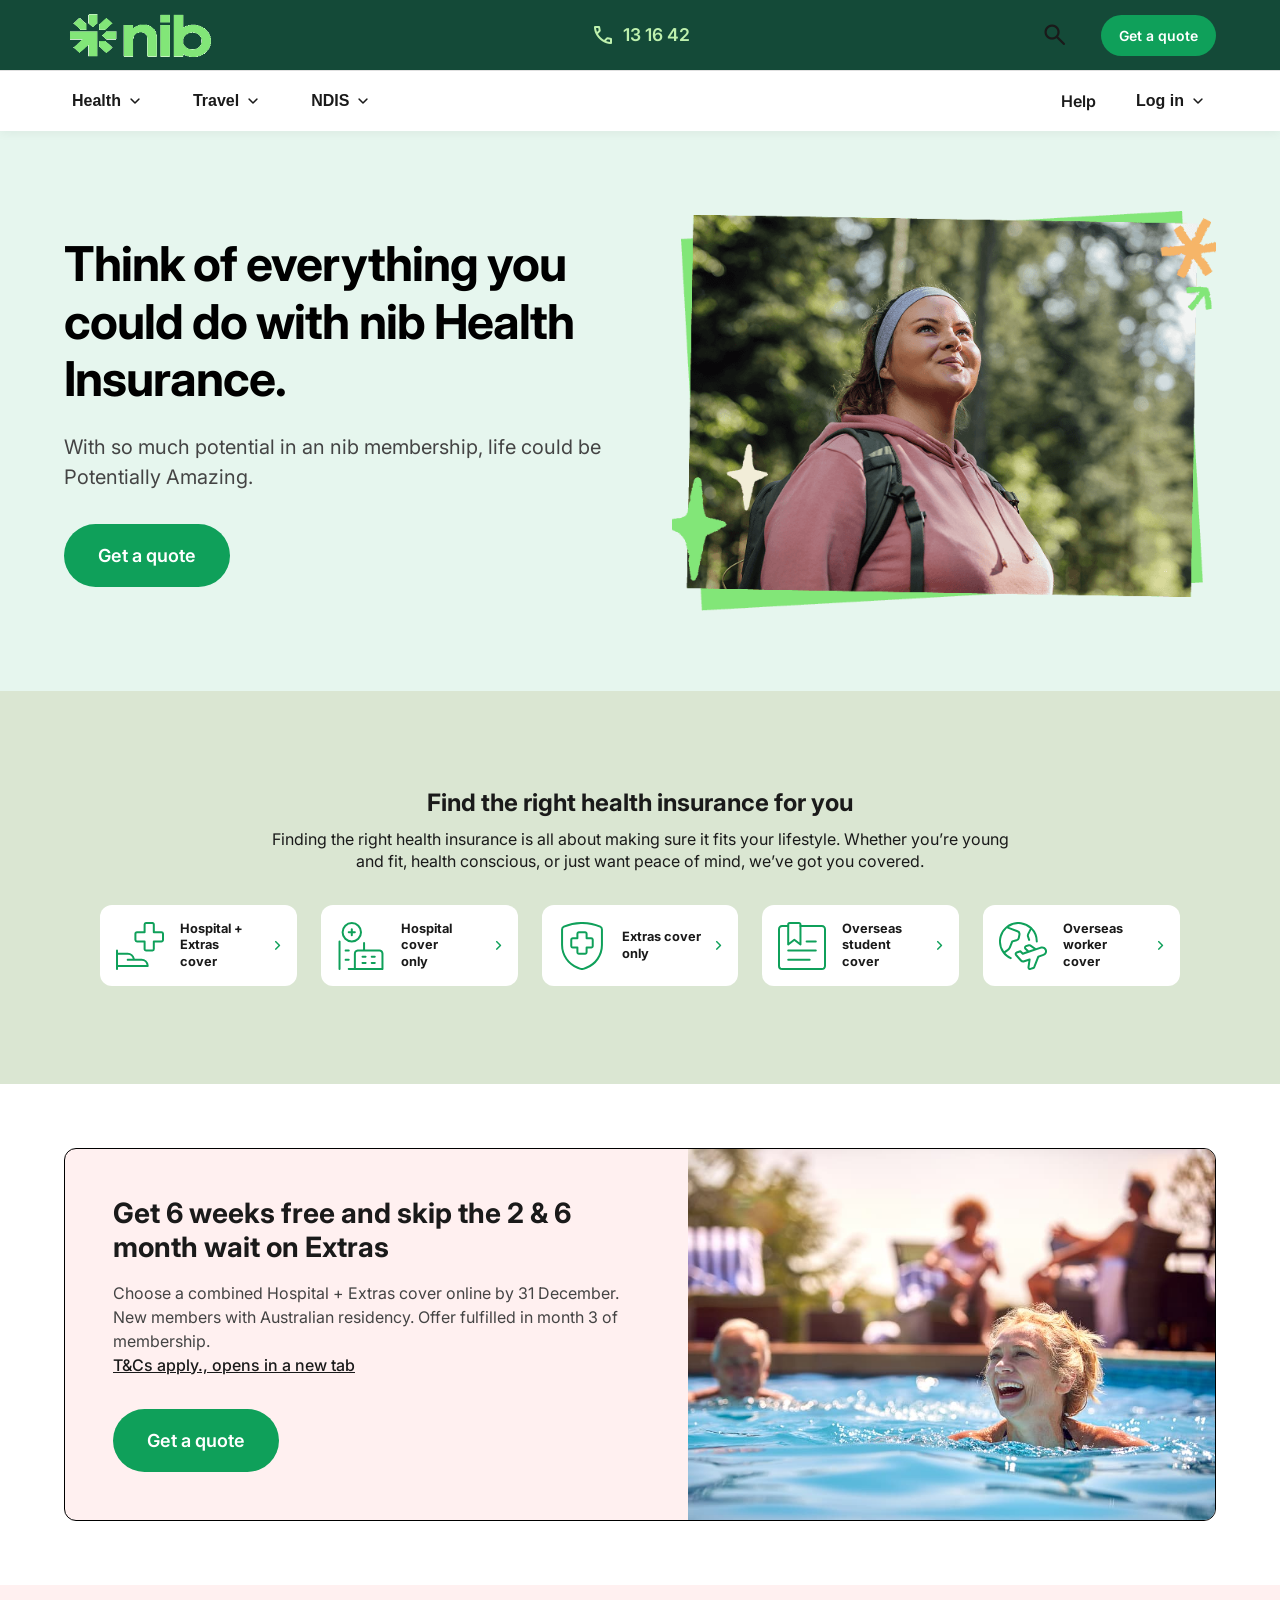
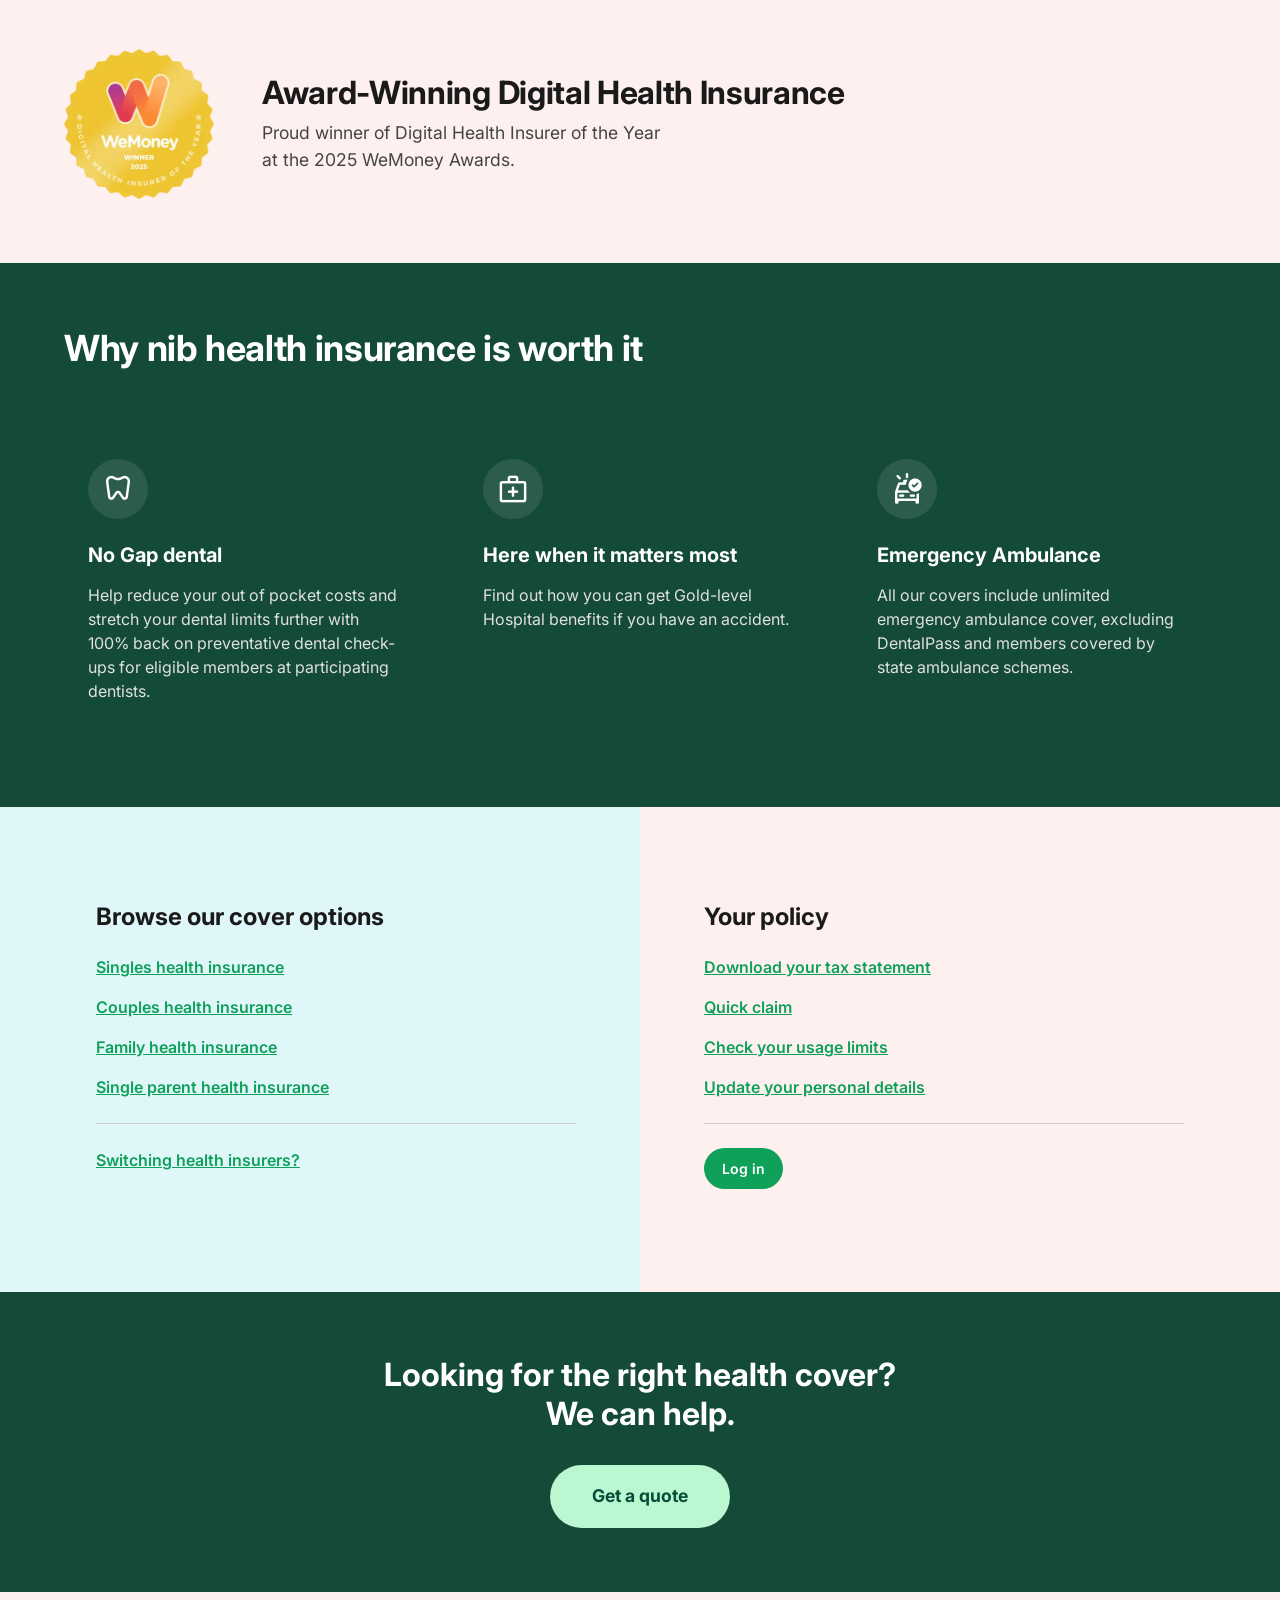
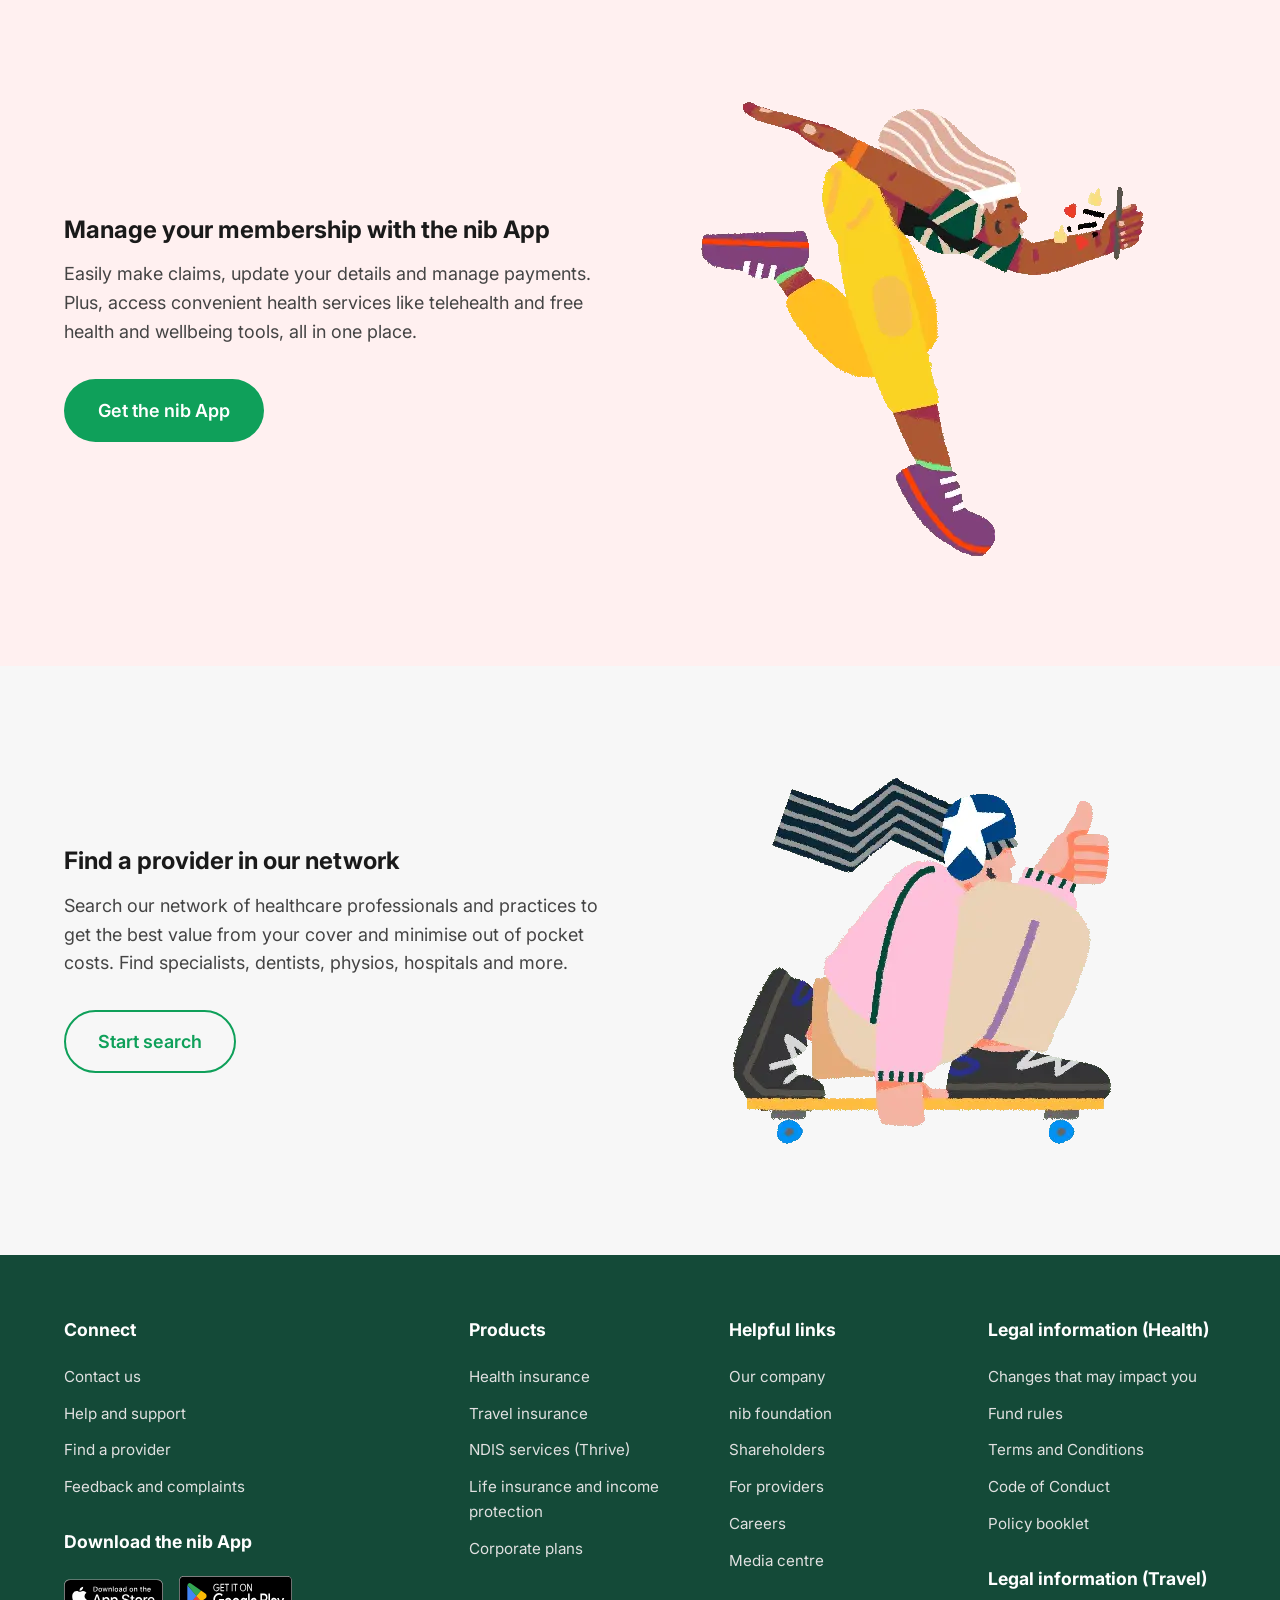
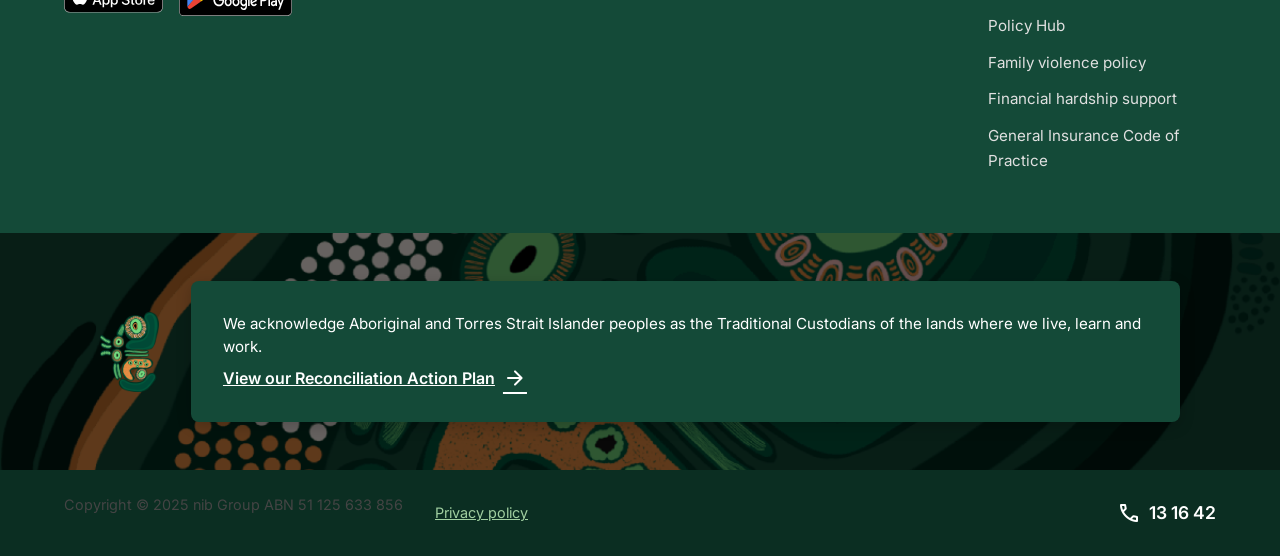
<file: index.html>
<!DOCTYPE html>
<html lang="en">

<head>
    <meta charset="UTF-8">
    <meta name="viewport" content="width=device-width, initial-scale=1.0">
    <title>nib Private Health Insurance | Health Insurance, Travel & Healthy Living</title>
    <link rel="icon" href="favicon.svg" type="image/svg+xml">
    <link rel="icon" href="favicon-32.png" sizes="32x32" type="image/png">
    <link rel="apple-touch-icon" href="apple-touch-icon.png">
    <!-- Fonts -->
    <link rel="preconnect" href="https://fonts.googleapis.com">
    <link rel="preconnect" href="https://fonts.gstatic.com" crossorigin>
    <link href="https://fonts.googleapis.com/css2?family=Inter:wght@400;500;600;700&display=swap" rel="stylesheet">
    <!-- Icons -->
    <link rel="stylesheet"
        href="https://fonts.googleapis.com/css2?family=Material+Symbols+Rounded:opsz,wght,FILL,GRAD@24,400,0,0" />
    <!-- CSS -->
    <link rel="stylesheet" href="style.css">
</head>

<body>

    <!-- Header -->
    <header class="header">
        <!-- Top Utility Bar -->
        <div class="top-bar">
            <div class="container top-bar-container">
                <div class="top-bar-left">
                    <a href="index.html" class="logo">
                        <img src="assets/logo/nib-logo-2.png" alt="nib Health Insurance" width="150" height="50">
                    </a>
                </div>
                <div class="top-bar-center">
                    <a href="tel:131642" class="phone-link">
                        <span class="material-symbols-rounded">call</span>
                        13 16 42
                    </a>
                </div>
                <div class="top-bar-right">
                    <button class="search-btn-icon" aria-label="Search">
                        <span class="material-symbols-rounded">search</span>
                    </button>
                    <a href="#" class="btn btn-primary small">Get a quote</a>
                </div>
            </div>
        </div>

        <div class="container header-container">
            <div class="header-left">

                <nav class="main-nav">
                    <!-- Health Dropdown -->
                    <div class="nav-item">
                        <button class="nav-toggle" aria-expanded="false">
                            Health <span class="material-symbols-rounded arrow-icon">keyboard_arrow_down</span>
                        </button>
                        <div class="mega-menu health-menu">
                            <div class="mega-menu-content">
                                <!-- Col 1 -->
                                <div class="menu-col highlight-col">
                                    <h3>Health insurance</h3>
                                    <p>Think of everything you could do with an nib health insurance membership.</p>
                                    <div class="menu-actions">
                                        <a href="#" class="btn btn-primary full-width">Get a quote</a>
                                        <a href="#" class="btn btn-outline full-width">Login</a>
                                    </div>
                                </div>
                                <!-- Col 2 -->
                                <div class="menu-col">
                                    <h3>Find health cover</h3>
                                    <div class="menu-group">
                                        <a href="#" class="menu-link">
                                            <span class="link-title">Health insurance</span>
                                            <span class="link-desc">Health insurance can include hospital, extras, or
                                                both combined.</span>
                                        </a>
                                        <a href="#" class="menu-link">
                                            <span class="link-title">Singles cover</span>
                                            <span class="link-desc">Health cover for individuals.</span>
                                        </a>
                                        <a href="#" class="menu-link">
                                            <span class="link-title">Couples cover</span>
                                            <span class="link-desc">Cover for both you and your partner.</span>
                                        </a>
                                        <a href="#" class="menu-link">
                                            <span class="link-title">Family cover</span>
                                            <span class="link-desc">Comprehensive cover for the whole family.</span>
                                        </a>
                                        <a href="#" class="menu-link">
                                            <span class="link-title">Extras cover</span>
                                            <span class="link-desc">Cover for dental, optical, physio and more.</span>
                                        </a>
                                        <a href="#" class="menu-link">
                                            <span class="link-title">Hospital cover</span>
                                            <span class="link-desc">Peace of mind for the cost of hospital
                                                treatment.</span>
                                        </a>
                                        <a href="#" class="menu-link">
                                            <span class="link-title">Ambulance cover</span>
                                            <span class="link-desc">Essential coverage for emergency ambulance.</span>
                                        </a>
                                        <a href="#" class="menu-link">
                                            <span class="link-title">Overseas students (OSHC)</span>
                                            <span class="link-desc">Health cover for international students.</span>
                                        </a>
                                        <a href="#" class="menu-link">
                                            <span class="link-title">Overseas visitors (OVHC)</span>
                                            <span class="link-desc">Coverage that meets overseas worker visa
                                                requirements.</span>
                                        </a>
                                    </div>
                                </div>
                                <!-- Col 3 -->
                                <div class="menu-col">
                                    <h3>Using health cover</h3>
                                    <div class="menu-group">
                                        <a href="#" class="menu-link">
                                            <span class="link-title">Make the most of your membership</span>
                                            <span class="link-desc">Benefits and services to help you save.</span>
                                        </a>
                                        <a href="#" class="menu-link">
                                            <span class="link-title">Preferred provider network</span>
                                            <span class="link-desc">Get No Gap or discounted rates with trusted health
                                                providers.</span>
                                        </a>
                                        <a href="#" class="menu-link">
                                            <span class="link-title">Find a Provider</span>
                                            <span class="link-desc">Search our network of trusted healthcare
                                                professionals.</span>
                                        </a>
                                        <a href="#" class="menu-link">
                                            <span class="link-title">Going to Hospital</span>
                                            <span class="link-desc">Do a cover check and see cost information for your
                                                procedure.</span>
                                        </a>
                                        <a href="#" class="menu-link">
                                            <span class="link-title">Health insurance in Australia</span>
                                            <span class="link-desc">New or existing member? Discover the benefits of
                                                private health insurance.</span>
                                        </a>
                                        <a href="#" class="menu-link">
                                            <span class="link-title">Help and support</span>
                                            <span class="link-desc">Answers to common questions about managing your
                                                membership.</span>
                                        </a>
                                    </div>
                                </div>
                                <!-- Col 4 -->
                                <div class="menu-col">
                                    <h3>Wellbeing</h3>
                                    <div class="menu-group">
                                        <a href="#" class="menu-link">
                                            <span class="link-title">Health and wellbeing support</span>
                                            <span class="link-desc">Tools and services to support your health and
                                                wellbeing journey.</span>
                                        </a>
                                        <a href="#" class="menu-link">
                                            <span class="link-title">Telehealth</span>
                                            <span class="link-desc">Consult with clinicians from the comfort of
                                                home.</span>
                                        </a>
                                        <a href="#" class="menu-link">
                                            <span class="link-title">Treatment delivery</span>
                                            <span class="link-desc">Get treatments delivered or sent digitally to your
                                                phone.</span>
                                        </a>
                                        <a href="#" class="menu-link">
                                            <span class="link-title">Health management programs</span>
                                            <span class="link-desc">Programs to support specific health concerns and
                                                chronic conditions.</span>
                                        </a>
                                        <a href="#" class="menu-link">
                                            <span class="link-title">HealthCheck</span>
                                            <span class="link-desc">Assess your health with our free online tool.</span>
                                        </a>
                                        <a href="#" class="menu-link">
                                            <span class="link-title">The Check Up articles</span>
                                            <span class="link-desc">Tips and insights to support your health and
                                                wellbeing.</span>
                                        </a>
                                        <a href="#" class="menu-link">
                                            <span class="link-title">Join nib for free</span>
                                            <span class="link-desc">Download the nib App for free to unlock rewards,
                                                tools and more.</span>
                                        </a>
                                    </div>
                                </div>
                            </div>
                        </div>
                    </div>

                    <!-- Travel Dropdown -->
                    <div class="nav-item">
                        <button class="nav-toggle" aria-expanded="false">
                            Travel <span class="material-symbols-rounded arrow-icon">keyboard_arrow_down</span>
                        </button>
                        <div class="mega-menu travel-menu">
                            <div class="mega-menu-content grid-3-col">
                                <!-- Col 1 -->
                                <div class="menu-col highlight-col">
                                    <h3>Travel insurance</h3>
                                    <p>Travelling soon? Browse our travel insurance cover options to find the right
                                        protection for your trip.</p>
                                    <div class="menu-actions">
                                        <a href="#" class="btn btn-primary full-width">Get a quote</a>
                                        <a href="#" class="btn btn-outline full-width">Login</a>
                                    </div>
                                </div>
                                <!-- Col 2 -->
                                <div class="menu-col">
                                    <h3>Find travel cover</h3>
                                    <div class="menu-group">
                                        <a href="#" class="menu-link">
                                            <span class="link-title">Travel insurance</span>
                                            <span class="link-desc">Get cover for your next vacation, international or
                                                domestic.</span>
                                        </a>
                                        <a href="#" class="menu-link">
                                            <span class="link-title">Domestic Travel</span>
                                            <span class="link-desc">Insurance cover for trips close to home.</span>
                                        </a>
                                        <a href="#" class="menu-link">
                                            <span class="link-title">International Travel</span>
                                            <span class="link-desc">Cover that takes you across the seas.</span>
                                        </a>
                                        <a href="#" class="menu-link">
                                            <span class="link-title">Annual Multi Trip</span>
                                            <span class="link-desc">Get 12 months of cover, up to 45 days per
                                                trip.</span>
                                        </a>
                                        <a href="#" class="menu-link">
                                            <span class="link-title">Travel offers</span>
                                            <span class="link-desc">Check the latest campaigns and offers from nib
                                                travel insurance.</span>
                                        </a>
                                    </div>
                                </div>
                                <!-- Col 3 -->
                                <div class="menu-col">
                                    <h3>Using travel cover</h3>
                                    <div class="menu-group">
                                        <a href="#" class="menu-link">
                                            <span class="link-title">What we cover</span>
                                            <span class="link-desc">Learn about our range of travel insurance
                                                plans.</span>
                                        </a>
                                        <a href="#" class="menu-link">
                                            <span class="link-title">Make a claim</span>
                                            <span class="link-desc">Follow these steps to submit a claim online.</span>
                                        </a>
                                        <a href="#" class="menu-link">
                                            <span class="link-title">Help centre</span>
                                            <span class="link-desc">Get answers to frequently asked questions about
                                                travel insurance.</span>
                                        </a>
                                        <a href="#" class="menu-link">
                                            <span class="link-title">Emergency assistance</span>
                                            <span class="link-desc">For when you need urgent help while
                                                travelling.</span>
                                        </a>
                                        <a href="#" class="menu-link">
                                            <span class="link-title">Partner with nib</span>
                                            <span class="link-desc">nib travel insurance partners with businesses and
                                                travel agents across Australia.</span>
                                        </a>
                                    </div>
                                </div>
                            </div>
                        </div>
                    </div>

                    <!-- NDIS Dropdown -->
                    <div class="nav-item">
                        <button class="nav-toggle" aria-expanded="false">
                            NDIS <span class="material-symbols-rounded arrow-icon">keyboard_arrow_down</span>
                        </button>
                        <div class="mega-menu ndis-menu">
                            <div class="mega-menu-content grid-3-col">
                                <!-- Col 1 -->
                                <div class="menu-col highlight-col">
                                    <h3>nib Thrive</h3>
                                    <p>Helping you navigate your NDIS plan with plan management support including prompt
                                        invoice payments and budget tracking.</p>
                                    <div class="menu-actions">
                                        <a href="#" class="btn btn-primary full-width">Join</a>
                                        <a href="#" class="btn btn-outline full-width">Login</a>
                                    </div>
                                </div>
                                <!-- Col 2 -->
                                <div class="menu-col">
                                    <h3>NDIS plan management</h3>
                                    <div class="menu-group">
                                        <a href="#" class="menu-link">
                                            <span class="link-title">NDIS Plan management</span>
                                            <span class="link-desc">Managing your NDIS budget, invoices and provider
                                                payments.</span>
                                        </a>
                                        <a href="#" class="menu-link">
                                            <span class="link-title">Contact nib Thrive</span>
                                            <span class="link-desc">Get in touch with the nib Thrive team.</span>
                                        </a>
                                    </div>
                                </div>
                                <!-- Col 3 -->
                                <div class="menu-col">
                                    <h3>Resources and support</h3>
                                    <div class="menu-group">
                                        <a href="#" class="menu-link">
                                            <span class="link-title">Resources for providers</span>
                                            <span class="link-desc">Updates and guidance to keep you informed.</span>
                                        </a>
                                        <a href="#" class="menu-link">
                                            <span class="link-title">Resources for participants and support
                                                coordinators</span>
                                            <span class="link-desc">Helpful guides and resources to support you.</span>
                                        </a>
                                        <a href="#" class="menu-link">
                                            <span class="link-title">Help and Support</span>
                                            <span class="link-desc">Answers to common questions about the nib Thrive
                                                Portal, claims and more.</span>
                                        </a>
                                    </div>
                                </div>
                            </div>
                        </div>
                    </div>
                </nav>
            </div>

            <div class="header-right">
                <a href="#" class="nav-link help-link">Help</a>
                <div class="nav-item login-item">
                    <button class="nav-toggle login-toggle" aria-expanded="false">
                        Log in <span class="material-symbols-rounded arrow-icon">keyboard_arrow_down</span>
                    </button>
                    <div class="dropdown-menu login-menu">
                        <div class="menu-group">
                            <a href="#" class="menu-link simple">
                                <span class="link-title">Health insurance</span>
                            </a>
                            <a href="#" class="menu-link simple">
                                <span class="link-title">Travel insurance</span>
                            </a>
                            <a href="#" class="menu-link simple">
                                <span class="link-title">NDIS plan management</span>
                            </a>
                            <a href="#" class="menu-link simple">
                                <span class="link-title">Free membership</span>
                            </a>
                        </div>
                    </div>
                </div>
            </div>

            <button class="mobile-menu-btn" aria-label="Open menu">
                <span class="material-symbols-rounded">menu</span>
            </button>
        </div>
    </header>

    <!-- Hero Section -->
    <section class="hero">
        <div class="container hero-container">
            <div class="hero-content">
                <h1>Think of everything you could do with nib Health Insurance.</h1>
                <p>With so much potential in an nib membership, life could be Potentially Amazing.</p>
                <div class="hero-cta">
                    <a href="#" class="btn btn-primary large">Get a quote</a>
                </div>
            </div>
            <div class="hero-image">
                <img src="assets/img/homepage_hero_OutOfHome.webp" alt="nib Health Insurance Hero"
                    class="hero-bg-img">
            </div>
        </div>
    </section>

    <!-- Options Section -->
    <section class="options-section">
        <div class="options-header container text-center">
            <h4>Find the right health insurance for you</h4>
            <p>Finding the right health insurance is all about making sure it fits your lifestyle. Whether you’re young
                and fit, health conscious, or just want peace of mind, we’ve got you covered.</p>
        </div>
        <div class="options-grid">
            <!-- Option 1: Hospital + Extras -->
            <a href="#" class="option-card">
                <div class="option-icon">
                    <svg role="img" viewBox="0 0 24 24" height="32" width="32" aria-hidden="true"
                        data-mesh-component="HEALTH-INSURANCE-GRAPHIC-ICON" class="sc-bXCLTC iDAaVx">
                        <g fill="currentColor" fill-rule="evenodd">
                            <path
                                d="M.503 13.8a.5.5 0 0 1 .492.41l.008.09v1.033H5.87a3.57 3.57 0 0 1 3.523 3.007l.008.06h3.37a3.567 3.567 0 0 1 3.561 3.378l.005.19a.5.5 0 0 1-.41.492l-.09.008H1.003V23.5a.5.5 0 0 1-.992.09l-.008-.09V14.3a.5.5 0 0 1 .5-.5m5.367 5.6a.5.5 0 0 1-.09-.992l.09-.008h2.518a2.57 2.57 0 0 0-2.355-2.062l-.163-.005H1.003v5.135h14.285l-.03-.133a2.57 2.57 0 0 0-2.325-1.93l-.162-.005zM15.07-.004l-.129.007a1.267 1.267 0 0 0-1.137 1.26v3.333H10.47c-.7 0-1.266.568-1.266 1.268V8.93l.006.13a1.267 1.267 0 0 0 1.26 1.137h3.334v3.334c0 .7.567 1.267 1.267 1.267h3.066l.13-.007a1.267 1.267 0 0 0 1.137-1.26v-3.335h3.334c.7 0 1.266-.566 1.266-1.266V5.864l-.006-.13a1.267 1.267 0 0 0-1.26-1.137h-3.334V1.262c0-.7-.567-1.267-1.267-1.267zm0 1h3.067c.148 0 .267.12.267.267v3.834a.5.5 0 0 0 .5.5h3.834c.147 0 .266.12.266.267V8.93c0 .147-.12.267-.266.267h-3.834a.5.5 0 0 0-.5.5v3.834c0 .147-.12.267-.267.267h-3.066a.267.267 0 0 1-.267-.267V9.698a.5.5 0 0 0-.5-.5H10.47a.267.267 0 0 1-.266-.267V5.864c0-.148.12-.267.266-.267h3.834a.5.5 0 0 0 .5-.5V1.263c0-.148.12-.267.267-.267">
                            </path>
                        </g>
                    </svg>
                </div>
                <span class="option-title">Hospital + Extras<br>cover</span>
            </a>
            <!-- Option 2: Hospital cover only -->
            <a href="#" class="option-card">
                <div class="option-icon">
                    <svg role="img" viewBox="0 0 24 24" height="32" width="32" aria-hidden="true"
                        data-mesh-component="HOSPITAL-GRAPHIC-ICON" class="sc-bXCLTC iDAaVx">
                        <g fill="currentColor" fill-rule="nonzero">
                            <path
                                d="M13.533 9.986a.5.5 0 0 1 .492.41l.008.09V13.8h7.166c1.072 0 1.95.83 2.028 1.881l.006.152V23.5a.5.5 0 0 1-.41.492l-.09.008H5.867a.5.5 0 0 1-.09-.992l.09-.008h2.566v-7.166c0-1.072.83-1.95 1.882-2.028l.152-.005h2.565l.001-3.314a.5.5 0 0 1 .5-.5M1.267 9.2a.5.5 0 0 1 .492.41l.008.09v13.8a.5.5 0 0 1-.992.09l-.008-.09V9.7a.5.5 0 0 1 .5-.5M21.2 14.8H10.467c-.533 0-.971.403-1.027.92l-.006.113L9.433 23h12.799v-7.166c0-.532-.402-.971-.92-1.027zm-6.9 5.152a.5.5 0 0 1 .09.992l-.09.008h-1.532a.5.5 0 0 1-.09-.992l.09-.008zm4.6 0a.5.5 0 0 1 .09.992l-.09.008h-1.533a.5.5 0 0 1-.09-.992l.09-.008zM5.868 18.4a.5.5 0 0 1 .09.992l-.09.008H4.334a.5.5 0 0 1-.09-.992l.09-.008zm8.433-1.514a.5.5 0 0 1 .09.992l-.09.008h-1.533a.5.5 0 0 1-.09-.992l.09-.008zm4.6 0a.5.5 0 0 1 .09.992l-.09.008h-1.534a.5.5 0 0 1-.09-.992l.09-.008zM5.867 13.8a.5.5 0 0 1 .09.992l-.09.008H4.334a.5.5 0 0 1-.09-.992l.09-.008zM7.4 0a5.1 5.1 0 1 1 0 10.2A5.1 5.1 0 0 1 7.4 0m0 1a4.1 4.1 0 1 0 0 8.2 4.1 4.1 0 0 0 0-8.2">
                            </path>
                            <path
                                d="M7.4 3.067a.5.5 0 0 1 .492.41l.008.09V4.6h1.034a.5.5 0 0 1 .09.992l-.09.008H7.9v1.034a.5.5 0 0 1-.992.09l-.008-.09V5.6H5.867a.5.5 0 0 1-.09-.992l.09-.008H6.9V3.567a.5.5 0 0 1 .5-.5">
                            </path>
                        </g>
                    </svg>
                </div>
                <span class="option-title">Hospital cover<br>only</span>
            </a>
            <!-- Option 3: Extras cover only -->
            <a href="#" class="option-card">
                <div class="option-icon">
                    <svg role="img" viewBox="0 0 24 24" height="32" width="32" aria-hidden="true"
                        data-mesh-component="EXTRAS-GRAPHIC-ICON" class="sc-bXCLTC iDAaVx">
                        <g fill="currentColor" fill-rule="nonzero">
                            <path
                                d="m10.466 4.6-.129.006A1.267 1.267 0 0 0 9.2 5.866l-.001 1.8h-1.8c-.7 0-1.266.568-1.266 1.267V12l.006.13a1.267 1.267 0 0 0 1.26 1.137h1.8v1.8c0 .7.568 1.267 1.267 1.267h3.068l.129-.006a1.267 1.267 0 0 0 1.137-1.26v-1.801h1.8c.7 0 1.267-.567 1.267-1.267V8.933l-.006-.129a1.267 1.267 0 0 0-1.26-1.137L14.8 7.666v-1.8c0-.7-.567-1.266-1.266-1.266zm0 1h3.068c.147 0 .266.12.266.266v2.3a.5.5 0 0 0 .5.5h2.3c.148 0 .267.12.267.267V12c0 .148-.12.267-.266.267h-2.3a.5.5 0 0 0-.5.5v2.3c0 .148-.12.267-.267.267h-3.068a.267.267 0 0 1-.266-.267v-2.3a.5.5 0 0 0-.5-.5H7.4A.267.267 0 0 1 7.132 12V8.933c0-.147.12-.266.266-.266h2.3a.5.5 0 0 0 .5-.5v-2.3c0-.148.12-.267.267-.267">
                            </path>
                            <path
                                d="m12.559.001-.554-.002A22.7 22.7 0 0 0 2.72 1.892a2.02 2.02 0 0 0-1.188 1.855v7.78c0 5.244 3.23 9.945 8.123 11.828l1.065.409a3.57 3.57 0 0 0 2.56 0l1.065-.409a12.67 12.67 0 0 0 8.123-11.828V3.743a2.02 2.02 0 0 0-1.18-1.847 22.7 22.7 0 0 0-8.73-1.895m-1.094 1 .54-.002a21.7 21.7 0 0 1 8.875 1.81c.358.163.59.53.588.93v7.788c0 4.83-2.975 9.16-7.482 10.895l-1.064.409a2.57 2.57 0 0 1-1.844 0l-1.064-.41a11.67 11.67 0 0 1-7.482-10.894V3.743a1.02 1.02 0 0 1 .596-.938 21.7 21.7 0 0 1 8.337-1.804">
                            </path>
                        </g>
                    </svg>
                </div>
                <span class="option-title">Extras cover<br>only</span>
            </a>
            <!-- Option 4: Overseas student cover -->
            <a href="#" class="option-card">
                <div class="option-icon">
                    <svg role="img" viewBox="0 0 24 24" height="32" width="32" aria-hidden="true"
                        data-mesh-component="BOOKMARK-GRAPHIC-ICON" class="sc-bXCLTC iDAaVx">
                        <g fill="none" fill-rule="evenodd">
                            <path d="M0 0h24v24H0z"></path>
                            <g fill="currentColor" fill-rule="nonzero">
                                <path
                                    d="M5.1 1.533a.5.5 0 1 1 0 1H2.033C1.463 2.533 1 2.996 1 3.567v18.4C1 22.537 1.462 23 2.033 23h19.934c.57 0 1.033-.462 1.033-1.033v-18.4c0-.571-.462-1.034-1.033-1.034H11.233a.5.5 0 0 1 0-1h10.734c1.123 0 2.033.91 2.033 2.034v18.4C24 23.09 23.09 24 21.967 24H2.033A2.033 2.033 0 0 1 0 21.967v-18.4c0-1.123.91-2.034 2.033-2.034ZM15.833 18.4a.5.5 0 1 1 0 1H5.1a.5.5 0 1 1 0-1Zm3.067-4.6a.5.5 0 0 1 0 1H5.1a.5.5 0 0 1 0-1Zm0-4.6a.5.5 0 0 1 0 1h-4.6a.5.5 0 0 1 0-1Z">
                                </path>
                                <path
                                    d="M5.4 11.634a.5.5 0 0 1-.8-.4V1.268A1.267 1.267 0 0 1 5.867 0h4.6c.7 0 1.266.567 1.266 1.266v9.967a.5.5 0 0 1-.8.4L8.167 9.56zm5.333-10.368A.267.267 0 0 0 10.467 1h-4.6a.267.267 0 0 0-.267.267v8.967l2.267-1.7a.5.5 0 0 1 .6 0l2.266 1.7z">
                                </path>
                            </g>
                        </g>
                    </svg>
                </div>
                <span class="option-title">Overseas student<br>cover</span>
            </a>
            <!-- Option 5: Overseas worker cover -->
            <a href="#" class="option-card">
                <div class="option-icon">
                    <svg role="img" viewBox="0 0 24 24" height="32" width="32" aria-hidden="true"
                        data-mesh-component="TRAVEL-GRAPHIC-ICON" class="sc-bXCLTC iDAaVx">
                        <g fill="currentColor" fill-rule="nonzero">
                            <path
                                d="M14.75 11.136a1.27 1.27 0 0 1 1.121.158l2.635 1.814 2.272-.763.19-.06a2.418 2.418 0 0 1 1.387 4.63l-2.32.78-1.955 5.03c-.136.35-.42.62-.776.74l-1.392.469a1.267 1.267 0 0 1-1.657-1.378l.43-3.063-1.908.64a2.03 2.03 0 0 1-2.169-.57l-2.441-2.734a1.266 1.266 0 0 1 .54-2.044l1.805-.608a.5.5 0 0 1 .512.12l.998.991 1.847-.622-.977-.971a1.27 1.27 0 0 1-.366-1.043l.025-.143c.1-.428.415-.774.83-.913Zm6.539 2.101-.13.034-2.586.87-.014.005-6.51 2.189a.5.5 0 0 1-.512-.12l-.999-.991-1.513.509a.266.266 0 0 0-.113.43l2.442 2.733c.276.31.71.424 1.104.29l2.675-.898a.5.5 0 0 1 .654.543l-.542 3.865a.267.267 0 0 0 .349.29l1.39-.468a.27.27 0 0 0 .164-.156l2.039-5.247a.5.5 0 0 1 .307-.293l2.542-.854a1.418 1.418 0 0 0-.747-2.73m-6.16-1.166-.06.013-1.37.46a.266.266 0 0 0-.102.441l1.332 1.325 2.392-.804-2.016-1.388a.27.27 0 0 0-.176-.047">
                            </path>
                            <path
                                d="M3.542 2.206A9.69 9.69 0 0 1 11.085.1a9.67 9.67 0 0 1 5.304 2.575.5.5 0 0 1 .086.082 9.7 9.7 0 0 1 2.926 6.944.5.5 0 0 1-1 0c0-2.195-.819-4.221-2.185-5.765L15.032 6.29a1.03 1.03 0 0 0-.057.789l.566 1.698a.5.5 0 1 1-.948.316l-.567-1.698c-.17-.512-.13-1.07.112-1.553l1.334-2.65a8.67 8.67 0 0 0-4.53-2.1 8.68 8.68 0 0 0-6.06 1.367l4.54 1.72a2.03 2.03 0 0 1 1.28 2.304L10.38 8.08a2.03 2.03 0 0 1-1.5 1.574l-1.878.47-1.08 2.71a3.55 3.55 0 0 1-1.328 1.64l-1.426.976a8.7 8.7 0 0 0 2.906 2.16.5.5 0 0 1-.416.91A9.7 9.7 0 0 1 3.534 2.211Zm.407.967a8.67 8.67 0 0 0-2.594 4.07 8.7 8.7 0 0 0 1.197 7.418l1.483-1.016c.432-.287.766-.7.959-1.181l1.175-2.949a.5.5 0 0 1 .343-.3l2.126-.53c.387-.098.684-.41.762-.801l.321-1.599c.1-.497-.175-.993-.652-1.172Z">
                            </path>
                        </g>
                    </svg>
                </div>
                <span class="option-title">Overseas worker<br>cover</span>
            </a>
        </div>
    </section>

    <!-- Promotion Section -->
    <section class="promo-section container">
        <div class="promo-box">
            <div class="promo-content">
                <h3>Get 6 weeks free and skip the 2 & 6 month wait on Extras</h3>
                <p>Choose a combined Hospital + Extras cover online by 31 December.<br>
                    New members with Australian residency. Offer fulfilled in month 3 of membership.<br>
                    <a href="#" class="tcs-link">T&Cs apply., opens in a new tab</a>
                </p>
                <a href="#" class="btn btn-primary large">Get a quote</a>
            </div>
            <div class="promo-image">
                <img src="assets/img/get-6-weeks.webp" alt="Get 6 weeks free promotion">
            </div>
        </div>
    </section>
    </section>

    <!-- Award Section -->
    <section class="light-bg section-padding">
        <div class="container award-container">
            <div class="award-image">
                <img src="assets/img/award-winning.webp" alt="WeMoney Awards 2025 Winner">
            </div>
            <div class="award-content">
                <h2>Award-Winning Digital Health Insurance</h2>
                <p>Proud winner of Digital Health Insurer of the Year<br>at the 2025 WeMoney Awards.</p>
            </div>
        </div>
    </section>
    <!-- Value Props Section -->
    <section class="section-padding footer-bg-color">
        <div class="container">
            <div class="header-container text-center">
                <h2 style="color: white;">Why nib health insurance is worth it</h2>
            </div>
            <div class="features-grid">
                <!-- Feature 1 -->
                <div class="feature-item">
                    <div class="icon-circle">
                        <span class="material-symbols-rounded">dentistry</span>
                    </div>
                    <h3>No Gap dental</h3>
                    <p>Help reduce your out of pocket costs and stretch your dental limits further with 100% back on
                        preventative dental check-ups for eligible members at participating dentists.</p>
                </div>
                <!-- Feature 2 -->
                <div class="feature-item">
                    <div class="icon-circle">
                        <span class="material-symbols-rounded">medical_services</span>
                    </div>
                    <h3>Here when it matters most</h3>
                    <p>Find out how you can get Gold-level Hospital benefits if you have an accident.</p>
                </div>
                <!-- Feature 3 -->
                <div class="feature-item">
                    <div class="icon-circle">
                        <span class="material-symbols-rounded">ambulance</span>
                    </div>
                    <h3>Emergency Ambulance</h3>
                    <p>All our covers include unlimited emergency ambulance cover, excluding DentalPass and members
                        covered by state ambulance schemes.</p>
                </div>
            </div>
        </div>
    </section>

    <!-- Browse Options & Policy Section -->
    <section class="section-padding light-blue-bg">
        <div class="container">
            <div class="split-layout">
                <!-- Column 1: Browse our cover options -->
                <div class="bg-content-col">
                    <h3>Browse our cover options</h3>
                    <ul class="simple-links">
                        <li><a href="#">Singles health insurance</a></li>
                        <li><a href="#">Couples health insurance</a></li>
                        <li><a href="#">Family health insurance</a></li>
                        <li><a href="#">Single parent health insurance</a></li>
                    </ul>
                    <hr class="separator-line">
                    <ul class="simple-links">
                        <li><a href="#">Switching health insurers?</a></li>
                    </ul>
                </div>

                <!-- Column 2: Your policy -->
                <div class="bg-content-col pink-bg-col">
                    <h3>Your policy</h3>
                    <ul class="simple-links">
                        <li><a href="#">Download your tax statement</a></li>
                        <li><a href="#">Quick claim</a></li>
                        <li><a href="#">Check your usage limits</a></li>
                        <li><a href="#">Update your personal details</a></li>
                    </ul>
                    <hr class="separator-line">
                    <div class="login-wrapper">
                        <a href="#" class="btn btn-primary small">Log in</a>
                    </div>
                </div>
            </div>
        </div>
    </section>

    <!-- Looking for Cover CTA Section -->
    <section class="section-padding footer-bg-color center-cta-section">
        <div class="container text-center">
            <div class="cta-content">
                <h3>Looking for the right health cover?<br>We can help.</h3>
                <div class="cta-action">
                    <a href="#" class="btn btn-cta-light">Get a quote</a>
                </div>
            </div>
        </div>
    </section>
    </section>

    <!-- Manage Membership Section -->
    <section class="section-padding light-bg">
        <div class="container container-flex align-center">
            <div class="content-half">
                <h3>Manage your membership with the nib App</h3>
                <p class="large-text">Easily make claims, update your details and manage payments. Plus, access
                    convenient health services like telehealth and free health and wellbeing tools, all in one place.
                </p>
                <a href="#" class="btn btn-primary large">Get the nib App</a>
            </div>
            <div class="image-half text-center">
                <img src="assets/img/manage-your-member.webp" alt="Manage your membership with the nib App">
            </div>
        </div>
    </section>

    <!-- Find Provider Section -->
    <section class="section-padding light-grey-bg">
        <div class="container container-flex align-center">
            <div class="content-half">
                <h3>Find a provider in our network</h3>
                <p class="large-text">Search our network of healthcare professionals and practices to get the best value
                    from your cover and minimise out of pocket costs. Find specialists, dentists, physios, hospitals and
                    more.</p>
                <a href="#" class="btn btn-outline large">Start search</a>
            </div>
            <div class="image-half text-center">
                <img src="assets/img/find-a-provider.webp" alt="Find a provider in our network">
            </div>
        </div>
    </section>
    <!-- Footer -->
    <footer class="footer">
        <!-- Main Footer Links -->
        <div class="footer-main">
            <div class="container">
                <div class="footer-grid">
                    <!-- Col 1 -->
                    <div class="footer-col">
                        <h4>Connect</h4>
                        <ul>
                            <li><a href="#">Contact us</a></li>
                            <li><a href="#">Help and support</a></li>
                            <li><a href="#">Find a provider</a></li>
                            <li><a href="#">Feedback and complaints</a></li>
                        </ul>
                        <h4 class="mt-4">Download the nib App</h4>
                        <div class="app-buttons">
                            <a href="#"><img src="assets/img/apple-store-badge.svg" alt="App Store"></a>
                            <a href="#"><img src="assets/img/google-play-badge.svg" alt="Google Play"></a>
                        </div>
                    </div>

                    <!-- Col 2: Empty -->
                    <div class="footer-col empty-col"></div>

                    <!-- Col 3 -->
                    <div class="footer-col">
                        <h4>Products</h4>
                        <ul>
                            <li><a href="#">Health insurance</a></li>
                            <li><a href="#">Travel insurance</a></li>
                            <li><a href="#">NDIS services (Thrive)</a></li>
                            <li><a href="#">Life insurance and income protection</a></li>
                            <li><a href="#">Corporate plans</a></li>
                        </ul>
                    </div>

                    <!-- Col 4 -->
                    <div class="footer-col">
                        <h4>Helpful links</h4>
                        <ul>
                            <li><a href="#">Our company</a></li>
                            <li><a href="#">nib foundation</a></li>
                            <li><a href="#">Shareholders</a></li>
                            <li><a href="#">For providers</a></li>
                            <li><a href="#">Careers</a></li>
                            <li><a href="#">Media centre</a></li>
                        </ul>
                    </div>

                    <!-- Col 5 -->
                    <div class="footer-col">
                        <h4>Legal information (Health)</h4>
                        <ul>
                            <li><a href="#">Changes that may impact you</a></li>
                            <li><a href="#">Fund rules</a></li>
                            <li><a href="#">Terms and Conditions</a></li>
                            <li><a href="#">Code of Conduct</a></li>
                            <li><a href="#">Policy booklet</a></li>
                        </ul>
                        <h4 class="mt-4">Legal information (Travel)</h4>
                        <ul>
                            <li><a href="#">Policy Hub</a></li>
                            <li><a href="#">Family violence policy</a></li>
                            <li><a href="#">Financial hardship support</a></li>
                            <li><a href="#">General Insurance Code of Practice</a></li>
                        </ul>
                    </div>
                </div>
            </div>
        </div>

        <!-- Acknowledgement Section -->
        <div class="footer-acknowledgement">
            <div class="ack-container">
                <div class="ack-logo">
                    <img src="assets/img/foot-img-over-top.png" alt="Acknowledgement Logo" width="100">
                </div>
                <div class="ack-text-box">
                    <p>We acknowledge Aboriginal and Torres Strait Islander peoples as the Traditional Custodians of the
                        lands where we live, learn and work.</p>
                    <a href="#" class="arrow-link-white">View our Reconciliation Action Plan <span
                            class="material-symbols-rounded">arrow_forward</span></a>
                </div>
            </div>
        </div>

        <!-- Footer Bottom -->
        <div class="footer-bottom">
            <div class="container footer-bottom-container">
                <div class="bottom-left">
                    <p>Copyright © 2025 nib Group ABN 51 125 633 856</p>
                    <a href="#" target="_blank" class="privacy-link">Privacy policy</a>
                </div>
                <div class="bottom-right">
                    <a href="tel:131642" class="footer-phone">
                        <span class="material-symbols-rounded">call</span> 13 16 42
                    </a>
                </div>
            </div>
        </div>
    </footer>

    <script>
        document.addEventListener('DOMContentLoaded', () => {
            const navToggles = document.querySelectorAll('.nav-toggle');

            navToggles.forEach(toggle => {
                toggle.addEventListener('click', (e) => {
                    e.stopPropagation();
                    const navItem = toggle.closest('.nav-item');
                    const isOpen = navItem.classList.contains('active');

                    // Close all other menus
                    document.querySelectorAll('.nav-item').forEach(item => {
                        if (item !== navItem) {
                            item.classList.remove('active');
                            const btn = item.querySelector('.nav-toggle');
                            if (btn) btn.setAttribute('aria-expanded', 'false');
                        }
                    });

                    // Toggle current menu
                    navItem.classList.toggle('active');
                    toggle.setAttribute('aria-expanded', !isOpen);
                });
            });

            // Close menu when clicking outside
            document.addEventListener('click', (e) => {
                if (!e.target.closest('.nav-item')) {
                    document.querySelectorAll('.nav-item').forEach(item => {
                        item.classList.remove('active');
                        const btn = item.querySelector('.nav-toggle');
                        if (btn) btn.setAttribute('aria-expanded', 'false');
                    });
                }
            });
        });
    </script>
</body>

</html>
</file>
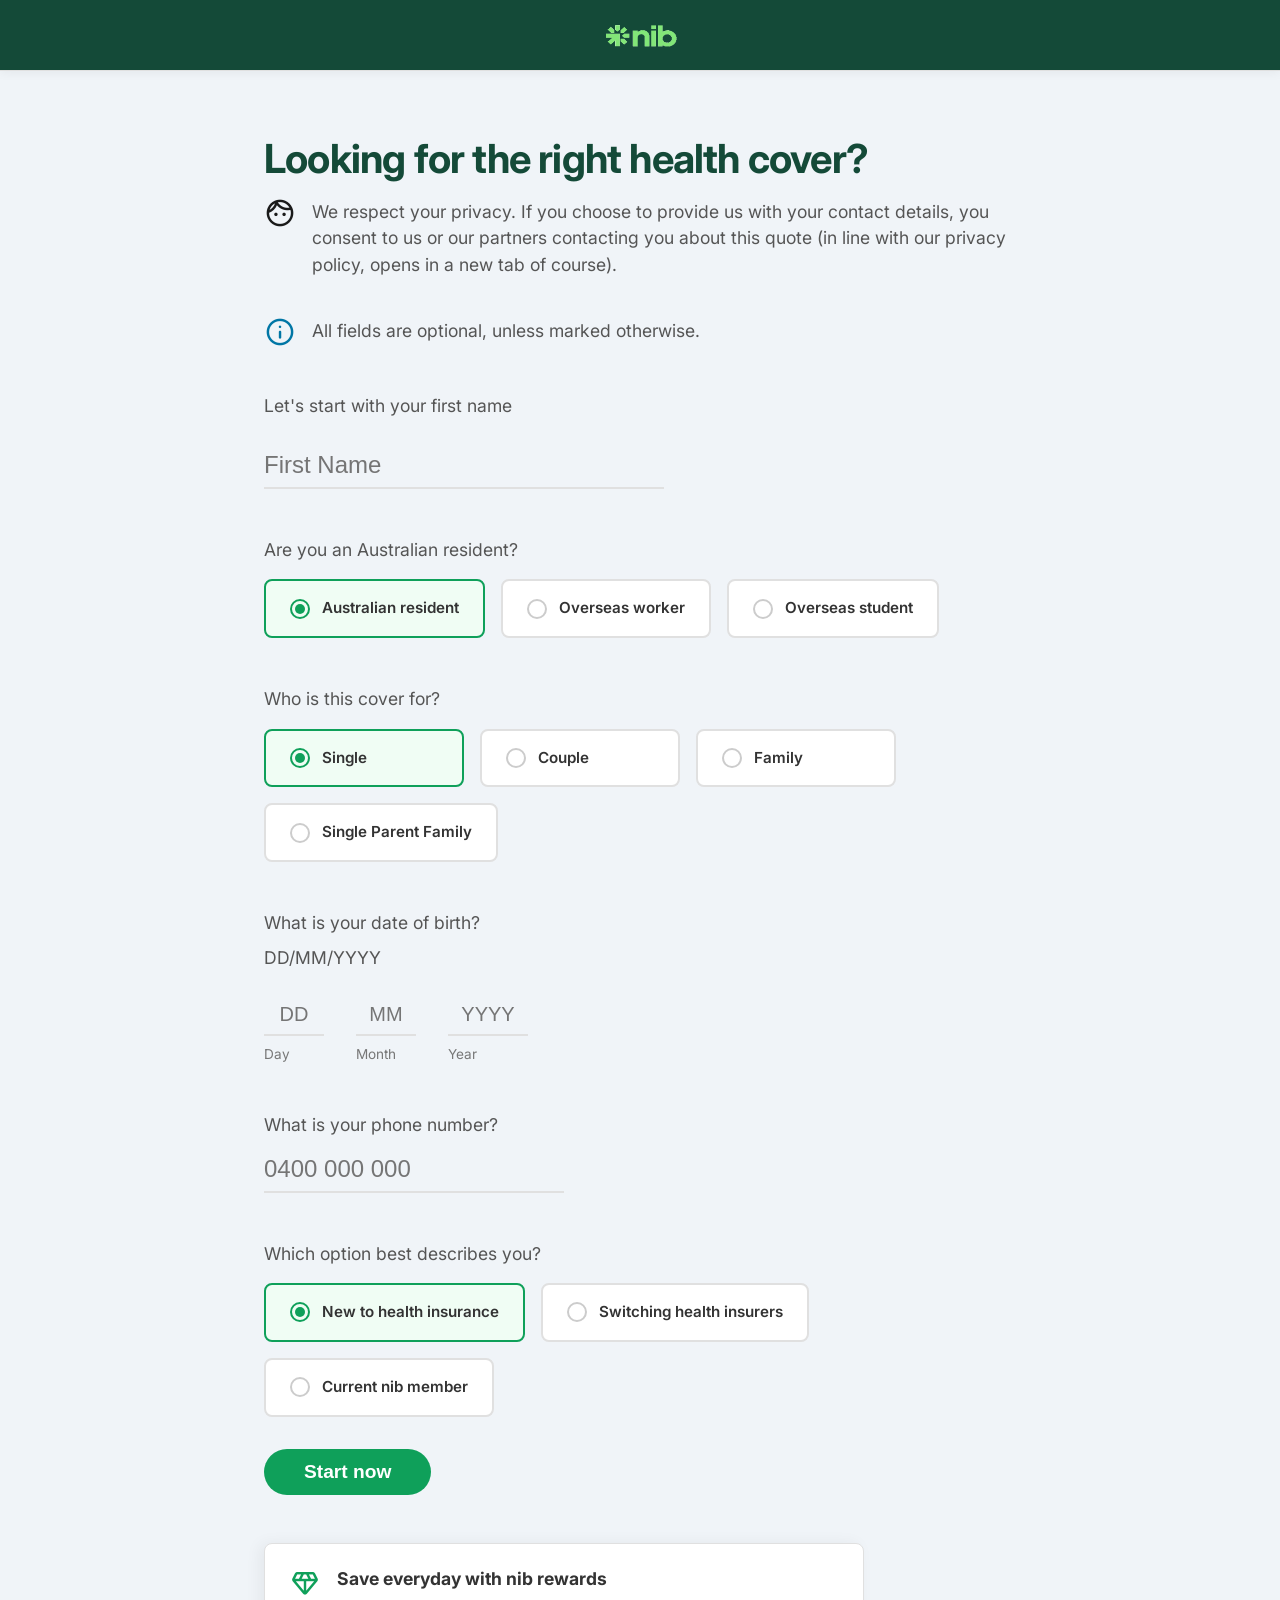
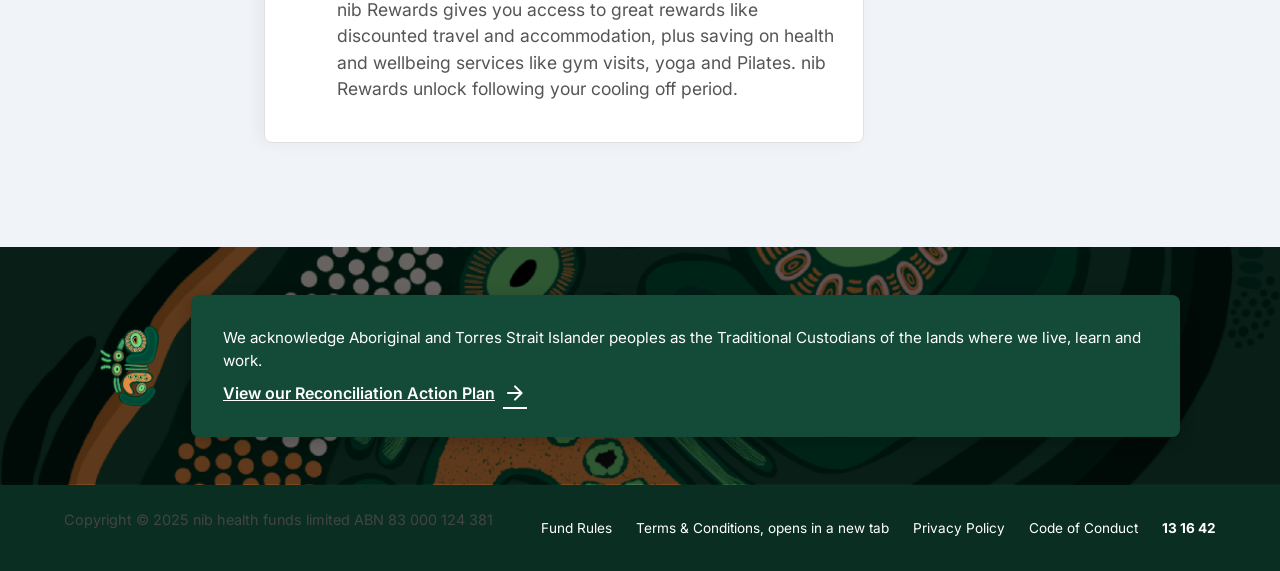
<file: hospital-extra-cover.html>
<!DOCTYPE html>
<html lang="en">

<head>
    <meta charset="UTF-8">
    <meta name="viewport" content="width=device-width, initial-scale=1.0">
    <title>Get a Health Insurance Quote | nib</title>
    <link rel="icon" href="favicon.svg" type="image/svg+xml">
    <link rel="icon" href="favicon-32.png" sizes="32x32" type="image/png">
    <link rel="apple-touch-icon" href="apple-touch-icon.png">
    <!-- Fonts -->
    <link rel="preconnect" href="https://fonts.googleapis.com">
    <link rel="preconnect" href="https://fonts.gstatic.com" crossorigin>
    <link href="https://fonts.googleapis.com/css2?family=Inter:wght@400;500;600;700&display=swap" rel="stylesheet">
    <!-- Icons -->
    <link rel="stylesheet"
        href="https://fonts.googleapis.com/css2?family=Material+Symbols+Rounded:opsz,wght,FILL,GRAD@24,400,0,0" />
    <!-- CSS -->
    <link rel="stylesheet" href="style.css">
</head>

<body>

    <!-- Header -->
    <header class="header">
        <!-- Top Utility Bar -->
        <div class="top-bar">
            <div class="container top-bar-container">
                <div class="top-bar-center">
                    <a href="index.html" class="logo">
                        <img src="assets/logo/nib-logo-2.png" alt="nib Health Insurance" width="75" height="25">
                    </a>
                </div>
            </div>
        </div>

    </header>

    <!-- Join Section -->
    <section class="join-section">
        <div class="container join-container">
            <div class="join-header left-aligned">
                <h1>Looking for the right health cover?</h1>
                
                <div class="icon-message">
                    <span class="material-symbols-rounded profile-icon">face</span>
                    <p>We respect your privacy. If you choose to provide us with your contact details, you consent to us or our partners contacting you about this quote (in line with our privacy policy, opens in a new tab of course).</p>
                </div>
                
                <div class="icon-message">
                    <span class="material-symbols-rounded info-icon">info</span>
                    <p>All fields are optional, unless marked otherwise.</p>
                </div>

                <div class="input-first-name-wrapper">
                    <p>Let's start with your first name</p>
                    <div class="input-step-container no-margin-left">
                        <input type="text" class="input-underline text-left" placeholder="First Name">
                    </div>
                </div>
                
                <div class="residency-step">
                    <p class="step-title">Are you an Australian resident?</p>
                    <div class="residency-grid">
                        <label class="residency-option active">
                            <input type="radio" name="residency" value="resident" checked>
                            <span class="radio-circle">
                                <span class="radio-inner-circle"></span>
                            </span>
                            <span class="residency-label">Australian resident</span>
                        </label>
                        <label class="residency-option">
                            <input type="radio" name="residency" value="worker">
                            <span class="radio-circle">
                                <span class="radio-inner-circle"></span>
                            </span>
                            <span class="residency-label">Overseas worker</span>
                        </label>
                        <label class="residency-option">
                            <input type="radio" name="residency" value="student">
                            <span class="radio-circle">
                                <span class="radio-inner-circle"></span>
                            </span>
                            <span class="residency-label">Overseas student</span>
                        </label>
                    </div>
                </div>

                <div class="residency-step">
                    <p class="step-title">Who is this cover for?</p>
                    <div class="residency-grid">
                        <label class="residency-option active">
                            <input type="radio" name="cover_for" value="single" checked>
                            <span class="radio-circle">
                                <span class="radio-inner-circle"></span>
                            </span>
                            <span class="residency-label">Single</span>
                        </label>
                        <label class="residency-option">
                            <input type="radio" name="cover_for" value="couple">
                            <span class="radio-circle">
                                <span class="radio-inner-circle"></span>
                            </span>
                            <span class="residency-label">Couple</span>
                        </label>
                        <label class="residency-option">
                            <input type="radio" name="cover_for" value="family">
                            <span class="radio-circle">
                                <span class="radio-inner-circle"></span>
                            </span>
                            <span class="residency-label">Family</span>
                        </label>
                        <label class="residency-option">
                            <input type="radio" name="cover_for" value="single_parent">
                            <span class="radio-circle">
                                <span class="radio-inner-circle"></span>
                            </span>
                            <span class="residency-label">Single Parent Family</span>
                        </label>
                    </div>
                </div>

                <!-- Date of Birth Section -->
                <div class="dob-step">
                    <p class="step-title">What is your date of birth?</p>
                    <p class="step-subtitle">DD/MM/YYYY</p>
                    
                    <div class="dob-inputs">
                        <!-- Day -->
                        <div class="dob-field day">
                            <input type="text" class="dob-input" placeholder="DD" maxlength="2">
                            <span class="dob-label">Day</span>
                        </div>
                        
                        <!-- Month -->
                        <div class="dob-field month">
                            <input type="text" class="dob-input" placeholder="MM" maxlength="2">
                            <span class="dob-label">Month</span>
                        </div>
                        
                        <!-- Year -->
                        <div class="dob-field year">
                            <input type="text" class="dob-input" placeholder="YYYY" maxlength="4">
                            <span class="dob-label">Year</span>
                        </div>
                    </div>
                </div>

                <!-- Phone Number Section -->
                <div class="phone-step">
                    <p class="step-title">What is your phone number?</p>
                    <div class="phone-input-container">
                        <input type="tel" class="input-underline" placeholder="0400 000 000">
                    </div>
                </div>

                <!-- Membership Status Section -->
                <div class="residency-step">
                    <p class="step-title">Which option best describes you?</p>
                    <div class="residency-grid">
                        <label class="residency-option active">
                            <input type="radio" name="membership_status" value="new" checked>
                            <span class="radio-circle">
                                <span class="radio-inner-circle"></span>
                            </span>
                            <span class="residency-label">New to health insurance</span>
                        </label>
                        <label class="residency-option">
                            <input type="radio" name="membership_status" value="switching">
                            <span class="radio-circle">
                                <span class="radio-inner-circle"></span>
                            </span>
                            <span class="residency-label">Switching health insurers</span>
                        </label>
                        <label class="residency-option">
                            <input type="radio" name="membership_status" value="current">
                            <span class="radio-circle">
                                <span class="radio-inner-circle"></span>
                            </span>
                            <span class="residency-label">Current nib member</span>
                        </label>
                    </div>
                </div>

                <!-- CTA -->
                <div class="cta-container left-aligned">
                    <button type="submit" class="btn-large-submit small-btn">Start now</button>
                </div>

                <!-- Rewards Card -->
                <div class="rewards-card">
                    <div class="rewards-icon">
                        <span class="material-symbols-rounded icon-large">diamond</span>
                    </div>
                    <div class="rewards-content">
                        <h4>Save everyday with nib rewards</h4>
                        <p>nib Rewards gives you access to great rewards like discounted travel and accommodation, plus saving on health and wellbeing services like gym visits, yoga and Pilates. nib Rewards unlock following your cooling off period.</p>
                    </div>
                </div>
                </form>
            </div>

           
    </section>

    <!-- Footer -->
    <footer class="footer footer-compact">
        <!-- Acknowledgement Section -->
        <div class="footer-acknowledgement">
            <div class="ack-container">
                <div class="ack-logo">
                    <img src="assets/img/foot-img-over-top.png" alt="Acknowledgement Logo" width="100">
                </div>
                <div class="ack-text-box">
                    <p>We acknowledge Aboriginal and Torres Strait Islander peoples as the Traditional Custodians of the
                        lands where we live, learn and work.</p>
                    <a href="#" class="arrow-link-white">View our Reconciliation Action Plan <span
                            class="material-symbols-rounded">arrow_forward</span></a>
                </div>
            </div>
        </div>

        <!-- Footer Bottom -->
        <div class="footer-bottom">
            <div class="container footer-bottom-container space-between">
                <div class="bottom-left">
                    <p>Copyright © 2025 nib health funds limited ABN 83 000 124 381</p>
                </div>
                <div class="bottom-right bottom-right-links">
                    <a href="#" class="footer-link-white">Fund Rules</a>
                    <a href="#" target="_blank" class="footer-link-white">Terms & Conditions, opens in a new tab</a>
                    <a href="#" class="privacy-link footer-link-white">Privacy Policy</a>
                    <a href="#" class="footer-link-white">Code of Conduct</a>
                    <a href="tel:131642" class="footer-phone-white">
                        13 16 42
                    </a>
                </div>
            </div>
        </div>
    </footer>

    <script>
        // Simple script to handle interactivity
        document.addEventListener('DOMContentLoaded', () => {
            // Cover Type Selection
            const coverOptions = document.querySelectorAll('.cover-option');
            coverOptions.forEach(option => {
                option.addEventListener('click', () => {
                    coverOptions.forEach(o => o.classList.remove('active'));
                    option.classList.add('active');
                    const radio = option.querySelector('input[type="radio"]');
                    if(radio) radio.checked = true;
                });
            });

            // State Selection
            const stateOptions = document.querySelectorAll('.state-option');
            stateOptions.forEach(option => {
                option.addEventListener('click', () => {
                    stateOptions.forEach(o => o.classList.remove('active'));
                    option.classList.add('active');
                });
            });
        });
    </script>
</body>

</html>
</file>
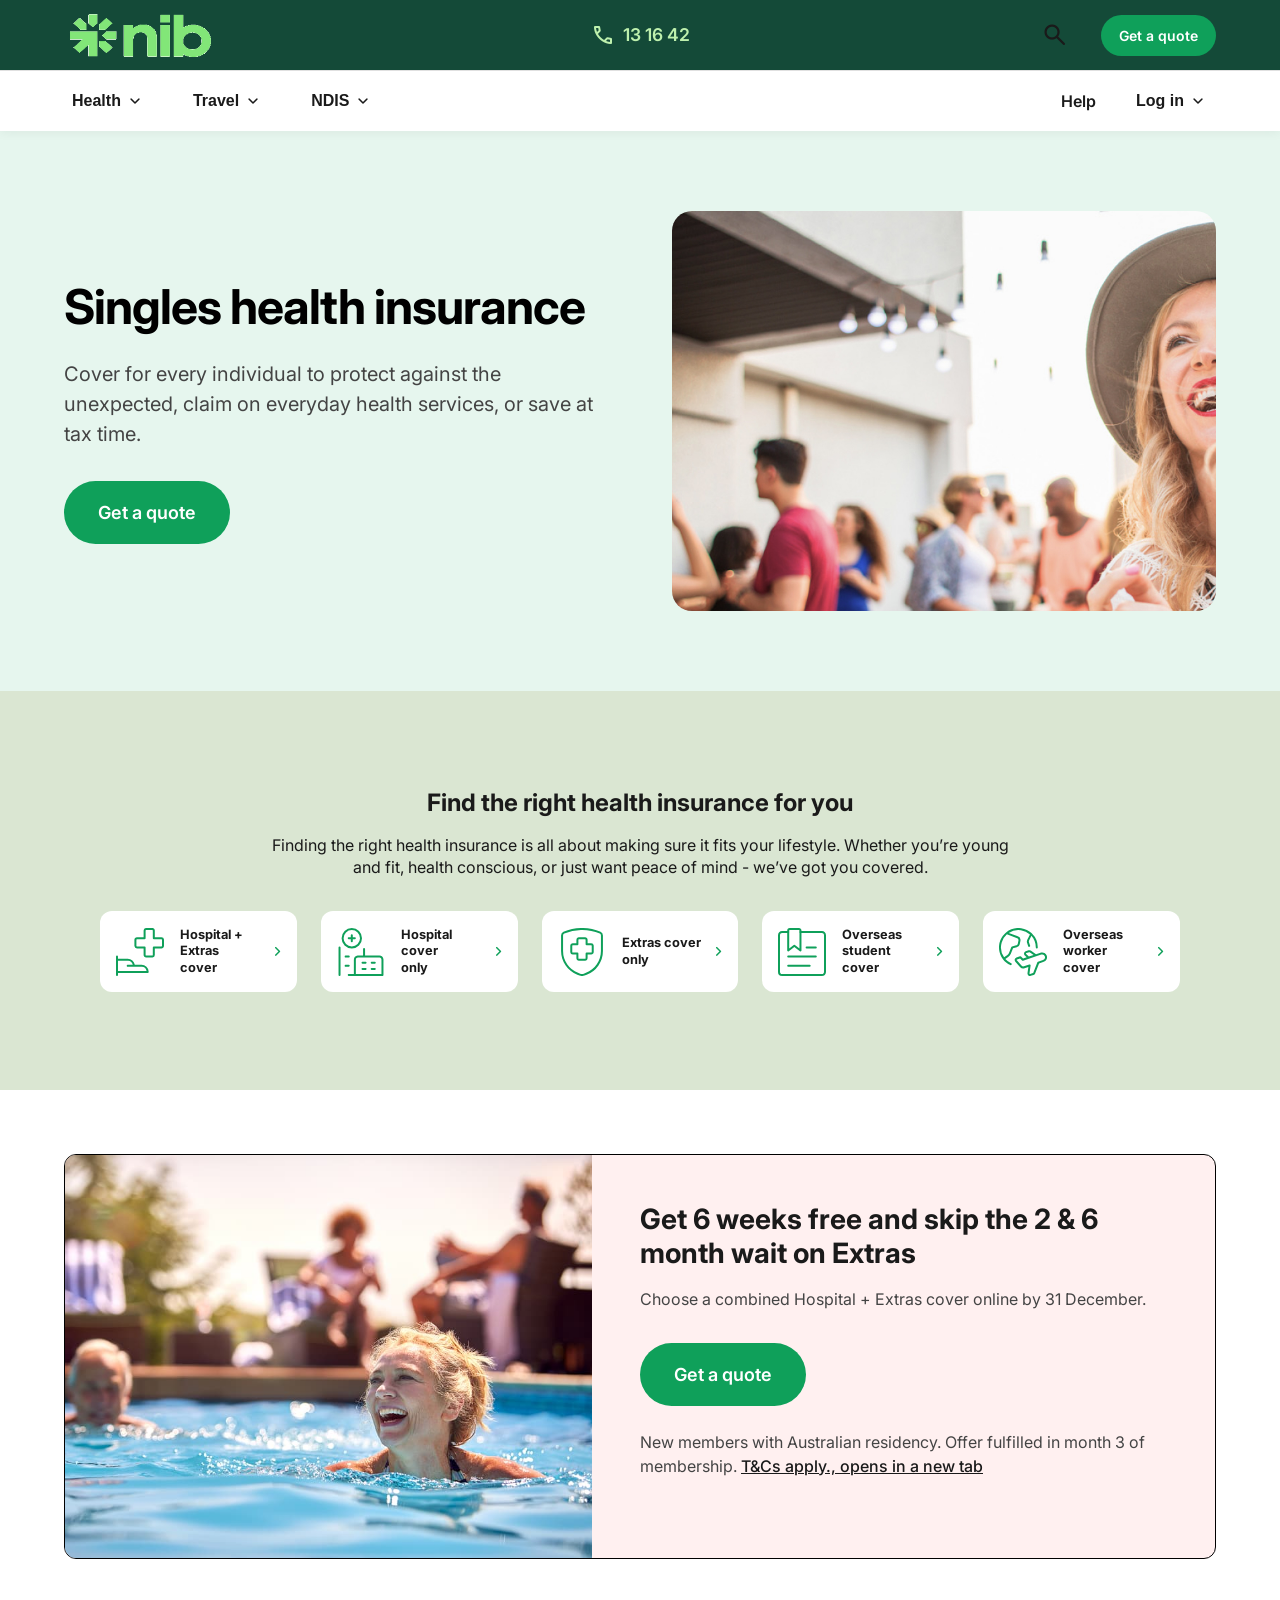
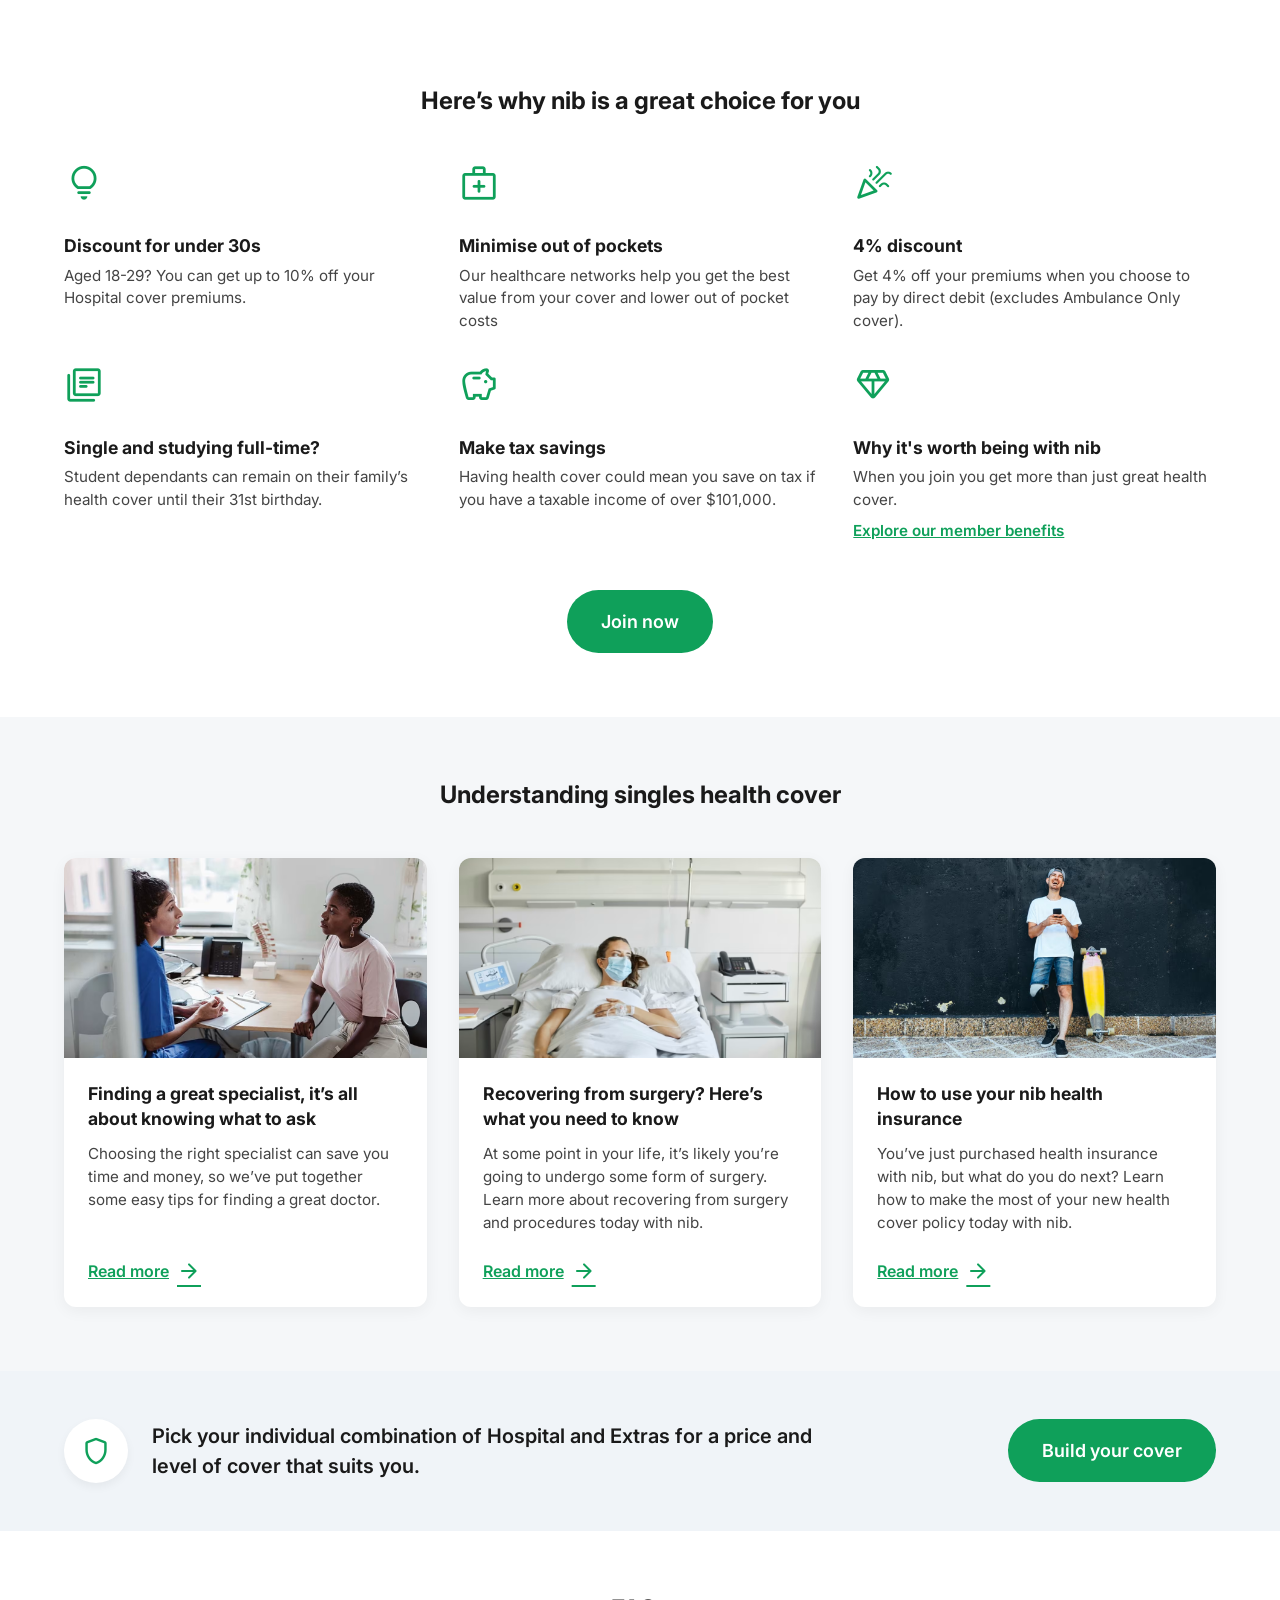
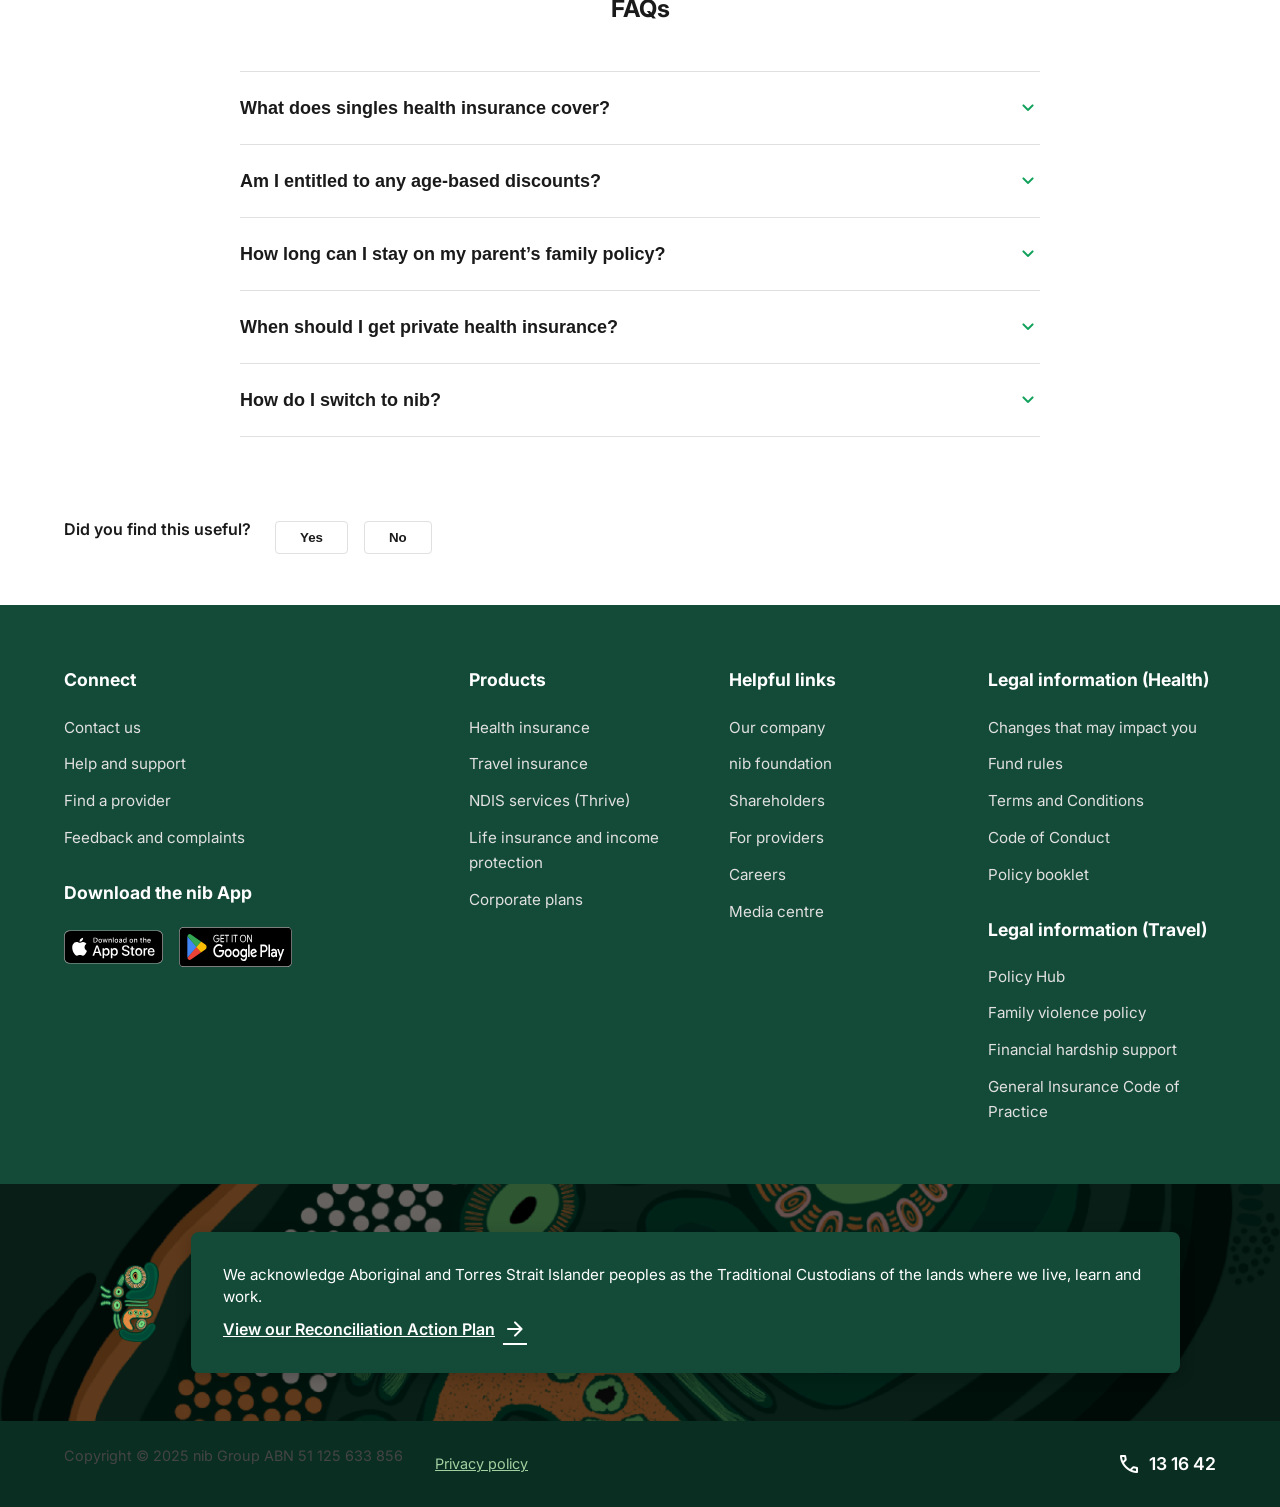
<file: singles-health-cover.html>
<!DOCTYPE html>
<html lang="en">

<head>
    <meta charset="UTF-8">
    <meta name="viewport" content="width=device-width, initial-scale=1.0">
    <title>nib Private Health Insurance | Health Insurance, Travel & Healthy Living</title>
    <link rel="icon" href="favicon.svg" type="image/svg+xml">
    <link rel="icon" href="favicon-32.png" sizes="32x32" type="image/png">
    <link rel="apple-touch-icon" href="apple-touch-icon.png">
    <!-- Fonts -->
    <link rel="preconnect" href="https://fonts.googleapis.com">
    <link rel="preconnect" href="https://fonts.gstatic.com" crossorigin>
    <link href="https://fonts.googleapis.com/css2?family=Inter:wght@400;500;600;700&display=swap" rel="stylesheet">
    <!-- Icons -->
    <link rel="stylesheet"
        href="https://fonts.googleapis.com/css2?family=Material+Symbols+Rounded:opsz,wght,FILL,GRAD@24,400,0,0" />
    <!-- CSS -->
    <link rel="stylesheet" href="style.css">
</head>

<body>

    <!-- Header -->
    <header class="header">
        <!-- Top Utility Bar -->
        <div class="top-bar">
            <div class="container top-bar-container">
                <div class="top-bar-left">
                    <a href="index.html" class="logo">
                        <img src="assets/logo/nib-logo-2.png" alt="nib Health Insurance" width="150" height="50">
                    </a>
                </div>
                <div class="top-bar-center">
                    <a href="tel:131642" class="phone-link">
                        <span class="material-symbols-rounded">call</span>
                        13 16 42
                    </a>
                </div>
                <div class="top-bar-right">
                    <button class="search-btn-icon" aria-label="Search">
                        <span class="material-symbols-rounded">search</span>
                    </button>
                    <a href="#" class="btn btn-primary small">Get a quote</a>
                </div>
            </div>
        </div>

        <div class="container header-container">
            <div class="header-left">

                <nav class="main-nav">
                    <!-- Health Dropdown -->
                    <div class="nav-item">
                        <button class="nav-toggle" aria-expanded="false">
                            Health <span class="material-symbols-rounded arrow-icon">keyboard_arrow_down</span>
                        </button>
                        <div class="mega-menu health-menu">
                            <div class="mega-menu-content">
                                <!-- Col 1 -->
                                <div class="menu-col highlight-col">
                                    <h3>Health insurance</h3>
                                    <p>Think of everything you could do with an nib health insurance membership.</p>
                                    <div class="menu-actions">
                                        <a href="#" class="btn btn-primary full-width">Get a quote</a>
                                        <a href="#" class="btn btn-outline full-width">Login</a>
                                    </div>
                                </div>
                                <!-- Col 2 -->
                                <div class="menu-col">
                                    <h3>Find health cover</h3>
                                    <div class="menu-group">
                                        <a href="#" class="menu-link">
                                            <span class="link-title">Health insurance</span>
                                            <span class="link-desc">Health insurance can include hospital, extras, or
                                                both combined.</span>
                                        </a>
                                        <a href="#" class="menu-link">
                                            <span class="link-title">Singles cover</span>
                                            <span class="link-desc">Health cover for individuals.</span>
                                        </a>
                                        <a href="#" class="menu-link">
                                            <span class="link-title">Couples cover</span>
                                            <span class="link-desc">Cover for both you and your partner.</span>
                                        </a>
                                        <a href="#" class="menu-link">
                                            <span class="link-title">Family cover</span>
                                            <span class="link-desc">Comprehensive cover for the whole family.</span>
                                        </a>
                                        <a href="#" class="menu-link">
                                            <span class="link-title">Extras cover</span>
                                            <span class="link-desc">Cover for dental, optical, physio and more.</span>
                                        </a>
                                        <a href="#" class="menu-link">
                                            <span class="link-title">Hospital cover</span>
                                            <span class="link-desc">Peace of mind for the cost of hospital
                                                treatment.</span>
                                        </a>
                                        <a href="#" class="menu-link">
                                            <span class="link-title">Ambulance cover</span>
                                            <span class="link-desc">Essential coverage for emergency ambulance.</span>
                                        </a>
                                        <a href="#" class="menu-link">
                                            <span class="link-title">Overseas students (OSHC)</span>
                                            <span class="link-desc">Health cover for international students.</span>
                                        </a>
                                        <a href="#" class="menu-link">
                                            <span class="link-title">Overseas visitors (OVHC)</span>
                                            <span class="link-desc">Coverage that meets overseas worker visa
                                                requirements.</span>
                                        </a>
                                    </div>
                                </div>
                                <!-- Col 3 -->
                                <div class="menu-col">
                                    <h3>Using health cover</h3>
                                    <div class="menu-group">
                                        <a href="#" class="menu-link">
                                            <span class="link-title">Make the most of your membership</span>
                                            <span class="link-desc">Benefits and services to help you save.</span>
                                        </a>
                                        <a href="#" class="menu-link">
                                            <span class="link-title">Preferred provider network</span>
                                            <span class="link-desc">Get No Gap or discounted rates with trusted health
                                                providers.</span>
                                        </a>
                                        <a href="#" class="menu-link">
                                            <span class="link-title">Find a Provider</span>
                                            <span class="link-desc">Search our network of trusted healthcare
                                                professionals.</span>
                                        </a>
                                        <a href="#" class="menu-link">
                                            <span class="link-title">Going to Hospital</span>
                                            <span class="link-desc">Do a cover check and see cost information for your
                                                procedure.</span>
                                        </a>
                                        <a href="#" class="menu-link">
                                            <span class="link-title">Health insurance in Australia</span>
                                            <span class="link-desc">New or existing member? Discover the benefits of
                                                private health insurance.</span>
                                        </a>
                                        <a href="#" class="menu-link">
                                            <span class="link-title">Help and support</span>
                                            <span class="link-desc">Answers to common questions about managing your
                                                membership.</span>
                                        </a>
                                    </div>
                                </div>
                                <!-- Col 4 -->
                                <div class="menu-col">
                                    <h3>Wellbeing</h3>
                                    <div class="menu-group">
                                        <a href="#" class="menu-link">
                                            <span class="link-title">Health and wellbeing support</span>
                                            <span class="link-desc">Tools and services to support your health and
                                                wellbeing journey.</span>
                                        </a>
                                        <a href="#" class="menu-link">
                                            <span class="link-title">Telehealth</span>
                                            <span class="link-desc">Consult with clinicians from the comfort of
                                                home.</span>
                                        </a>
                                        <a href="#" class="menu-link">
                                            <span class="link-title">Treatment delivery</span>
                                            <span class="link-desc">Get treatments delivered or sent digitally to your
                                                phone.</span>
                                        </a>
                                        <a href="#" class="menu-link">
                                            <span class="link-title">Health management programs</span>
                                            <span class="link-desc">Programs to support specific health concerns and
                                                chronic conditions.</span>
                                        </a>
                                        <a href="#" class="menu-link">
                                            <span class="link-title">HealthCheck</span>
                                            <span class="link-desc">Assess your health with our free online tool.</span>
                                        </a>
                                        <a href="#" class="menu-link">
                                            <span class="link-title">The Check Up articles</span>
                                            <span class="link-desc">Tips and insights to support your health and
                                                wellbeing.</span>
                                        </a>
                                        <a href="#" class="menu-link">
                                            <span class="link-title">Join nib for free</span>
                                            <span class="link-desc">Download the nib App for free to unlock rewards,
                                                tools and more.</span>
                                        </a>
                                    </div>
                                </div>
                            </div>
                        </div>
                    </div>

                    <!-- Travel Dropdown -->
                    <div class="nav-item">
                        <button class="nav-toggle" aria-expanded="false">
                            Travel <span class="material-symbols-rounded arrow-icon">keyboard_arrow_down</span>
                        </button>
                        <div class="mega-menu travel-menu">
                            <div class="mega-menu-content grid-3-col">
                                <!-- Col 1 -->
                                <div class="menu-col highlight-col">
                                    <h3>Travel insurance</h3>
                                    <p>Travelling soon? Browse our travel insurance cover options to find the right
                                        protection for your trip.</p>
                                    <div class="menu-actions">
                                        <a href="#" class="btn btn-primary full-width">Get a quote</a>
                                        <a href="#" class="btn btn-outline full-width">Login</a>
                                    </div>
                                </div>
                                <!-- Col 2 -->
                                <div class="menu-col">
                                    <h3>Find travel cover</h3>
                                    <div class="menu-group">
                                        <a href="#" class="menu-link">
                                            <span class="link-title">Travel insurance</span>
                                            <span class="link-desc">Get cover for your next vacation, international or
                                                domestic.</span>
                                        </a>
                                        <a href="#" class="menu-link">
                                            <span class="link-title">Domestic Travel</span>
                                            <span class="link-desc">Insurance cover for trips close to home.</span>
                                        </a>
                                        <a href="#" class="menu-link">
                                            <span class="link-title">International Travel</span>
                                            <span class="link-desc">Cover that takes you across the seas.</span>
                                        </a>
                                        <a href="#" class="menu-link">
                                            <span class="link-title">Annual Multi Trip</span>
                                            <span class="link-desc">Get 12 months of cover, up to 45 days per
                                                trip.</span>
                                        </a>
                                        <a href="#" class="menu-link">
                                            <span class="link-title">Travel offers</span>
                                            <span class="link-desc">Check the latest campaigns and offers from nib
                                                travel insurance.</span>
                                        </a>
                                    </div>
                                </div>
                                <!-- Col 3 -->
                                <div class="menu-col">
                                    <h3>Using travel cover</h3>
                                    <div class="menu-group">
                                        <a href="#" class="menu-link">
                                            <span class="link-title">What we cover</span>
                                            <span class="link-desc">Learn about our range of travel insurance
                                                plans.</span>
                                        </a>
                                        <a href="#" class="menu-link">
                                            <span class="link-title">Make a claim</span>
                                            <span class="link-desc">Follow these steps to submit a claim online.</span>
                                        </a>
                                        <a href="#" class="menu-link">
                                            <span class="link-title">Help centre</span>
                                            <span class="link-desc">Get answers to frequently asked questions about
                                                travel insurance.</span>
                                        </a>
                                        <a href="#" class="menu-link">
                                            <span class="link-title">Emergency assistance</span>
                                            <span class="link-desc">For when you need urgent help while
                                                travelling.</span>
                                        </a>
                                        <a href="#" class="menu-link">
                                            <span class="link-title">Partner with nib</span>
                                            <span class="link-desc">nib travel insurance partners with businesses and
                                                travel agents across Australia.</span>
                                        </a>
                                    </div>
                                </div>
                            </div>
                        </div>
                    </div>

                    <!-- NDIS Dropdown -->
                    <div class="nav-item">
                        <button class="nav-toggle" aria-expanded="false">
                            NDIS <span class="material-symbols-rounded arrow-icon">keyboard_arrow_down</span>
                        </button>
                        <div class="mega-menu ndis-menu">
                            <div class="mega-menu-content grid-3-col">
                                <!-- Col 1 -->
                                <div class="menu-col highlight-col">
                                    <h3>nib Thrive</h3>
                                    <p>Helping you navigate your NDIS plan with plan management support including prompt
                                        invoice payments and budget tracking.</p>
                                    <div class="menu-actions">
                                        <a href="#" class="btn btn-primary full-width">Join</a>
                                        <a href="#" class="btn btn-outline full-width">Login</a>
                                    </div>
                                </div>
                                <!-- Col 2 -->
                                <div class="menu-col">
                                    <h3>NDIS plan management</h3>
                                    <div class="menu-group">
                                        <a href="#" class="menu-link">
                                            <span class="link-title">NDIS Plan management</span>
                                            <span class="link-desc">Managing your NDIS budget, invoices and provider
                                                payments.</span>
                                        </a>
                                        <a href="#" class="menu-link">
                                            <span class="link-title">Contact nib Thrive</span>
                                            <span class="link-desc">Get in touch with the nib Thrive team.</span>
                                        </a>
                                    </div>
                                </div>
                                <!-- Col 3 -->
                                <div class="menu-col">
                                    <h3>Resources and support</h3>
                                    <div class="menu-group">
                                        <a href="#" class="menu-link">
                                            <span class="link-title">Resources for providers</span>
                                            <span class="link-desc">Updates and guidance to keep you informed.</span>
                                        </a>
                                        <a href="#" class="menu-link">
                                            <span class="link-title">Resources for participants and support
                                                coordinators</span>
                                            <span class="link-desc">Helpful guides and resources to support you.</span>
                                        </a>
                                        <a href="#" class="menu-link">
                                            <span class="link-title">Help and Support</span>
                                            <span class="link-desc">Answers to common questions about the nib Thrive
                                                Portal, claims and more.</span>
                                        </a>
                                    </div>
                                </div>
                            </div>
                        </div>
                    </div>
                </nav>
            </div>

            <div class="header-right">
                <a href="#" class="nav-link help-link">Help</a>
                <div class="nav-item login-item">
                    <button class="nav-toggle login-toggle" aria-expanded="false">
                        Log in <span class="material-symbols-rounded arrow-icon">keyboard_arrow_down</span>
                    </button>
                    <div class="dropdown-menu login-menu">
                        <div class="menu-group">
                            <a href="#" class="menu-link simple">
                                <span class="link-title">Health insurance</span>
                            </a>
                            <a href="#" class="menu-link simple">
                                <span class="link-title">Travel insurance</span>
                            </a>
                            <a href="#" class="menu-link simple">
                                <span class="link-title">NDIS plan management</span>
                            </a>
                            <a href="#" class="menu-link simple">
                                <span class="link-title">Free membership</span>
                            </a>
                        </div>
                    </div>
                </div>
            </div>

            <button class="mobile-menu-btn" aria-label="Open menu">
                <span class="material-symbols-rounded">menu</span>
            </button>
        </div>
    </header>

    <!-- Hero Section -->
    <section class="hero">
        <div class="container hero-container">
            <div class="hero-content">
                <h1>Singles health insurance</h1>
                <p>Cover for every individual to protect against the unexpected, claim on everyday health services, or save at tax time.</p>
                <div class="hero-cta">
                    <a href="#" class="btn btn-primary large">Get a quote</a>
                </div>
            </div>
            <div class="hero-image">
                <img src="assets/img/singles-hero.webp" alt="Singles Health Insurance"
                    class="hero-bg-img">
            </div>
        </div>
    </section>

    <!-- Options Section -->
    <section class="options-section">
        <div class="options-header container text-center">
            <h3>Find the right health insurance for you</h3>
            <p>Finding the right health insurance is all about making sure it fits your lifestyle. Whether you’re young
                and fit, health conscious, or just want peace of mind - we’ve got you covered.</p>
        </div>
        <div class="options-grid">
            <!-- Option 1: Hospital + Extras -->
            <a href="#" class="option-card">
                <div class="option-icon">
                    <svg role="img" viewBox="0 0 24 24" height="32" width="32" aria-hidden="true"
                        data-mesh-component="HEALTH-INSURANCE-GRAPHIC-ICON" class="sc-bXCLTC iDAaVx">
                        <g fill="currentColor" fill-rule="evenodd">
                            <path
                                d="M.503 13.8a.5.5 0 0 1 .492.41l.008.09v1.033H5.87a3.57 3.57 0 0 1 3.523 3.007l.008.06h3.37a3.567 3.567 0 0 1 3.561 3.378l.005.19a.5.5 0 0 1-.41.492l-.09.008H1.003V23.5a.5.5 0 0 1-.992.09l-.008-.09V14.3a.5.5 0 0 1 .5-.5m5.367 5.6a.5.5 0 0 1-.09-.992l.09-.008h2.518a2.57 2.57 0 0 0-2.355-2.062l-.163-.005H1.003v5.135h14.285l-.03-.133a2.57 2.57 0 0 0-2.325-1.93l-.162-.005zM15.07-.004l-.129.007a1.267 1.267 0 0 0-1.137 1.26v3.333H10.47c-.7 0-1.266.568-1.266 1.268V8.93l.006.13a1.267 1.267 0 0 0 1.26 1.137h3.334v3.334c0 .7.567 1.267 1.267 1.267h3.066l.13-.007a1.267 1.267 0 0 0 1.137-1.26v-3.335h3.334c.7 0 1.266-.566 1.266-1.266V5.864l-.006-.13a1.267 1.267 0 0 0-1.26-1.137h-3.334V1.262c0-.7-.567-1.267-1.267-1.267zm0 1h3.067c.148 0 .267.12.267.267v3.834a.5.5 0 0 0 .5.5h3.834c.147 0 .266.12.266.267V8.93c0 .147-.12.267-.266.267h-3.834a.5.5 0 0 0-.5.5v3.834c0 .147-.12.267-.267.267h-3.066a.267.267 0 0 1-.267-.267V9.698a.5.5 0 0 0-.5-.5H10.47a.267.267 0 0 1-.266-.267V5.864c0-.148.12-.267.266-.267h3.834a.5.5 0 0 0 .5-.5V1.263c0-.148.12-.267.267-.267">
                            </path>
                        </g>
                    </svg>
                </div>
                <span class="option-title">Hospital + Extras<br>cover</span>
            </a>
            <!-- Option 2: Hospital cover only -->
            <a href="#" class="option-card">
                <div class="option-icon">
                    <svg role="img" viewBox="0 0 24 24" height="32" width="32" aria-hidden="true"
                        data-mesh-component="HOSPITAL-GRAPHIC-ICON" class="sc-bXCLTC iDAaVx">
                        <g fill="currentColor" fill-rule="nonzero">
                            <path
                                d="M13.533 9.986a.5.5 0 0 1 .492.41l.008.09V13.8h7.166c1.072 0 1.95.83 2.028 1.881l.006.152V23.5a.5.5 0 0 1-.41.492l-.09.008H5.867a.5.5 0 0 1-.09-.992l.09-.008h2.566v-7.166c0-1.072.83-1.95 1.882-2.028l.152-.005h2.565l.001-3.314a.5.5 0 0 1 .5-.5M1.267 9.2a.5.5 0 0 1 .492.41l.008.09v13.8a.5.5 0 0 1-.992.09l-.008-.09V9.7a.5.5 0 0 1 .5-.5M21.2 14.8H10.467c-.533 0-.971.403-1.027.92l-.006.113L9.433 23h12.799v-7.166c0-.532-.402-.971-.92-1.027zm-6.9 5.152a.5.5 0 0 1 .09.992l-.09.008h-1.532a.5.5 0 0 1-.09-.992l.09-.008zm4.6 0a.5.5 0 0 1 .09.992l-.09.008h-1.533a.5.5 0 0 1-.09-.992l.09-.008zM5.868 18.4a.5.5 0 0 1 .09.992l-.09.008H4.334a.5.5 0 0 1-.09-.992l.09-.008zm8.433-1.514a.5.5 0 0 1 .09.992l-.09.008h-1.533a.5.5 0 0 1-.09-.992l.09-.008zm4.6 0a.5.5 0 0 1 .09.992l-.09.008h-1.534a.5.5 0 0 1-.09-.992l.09-.008zM5.867 13.8a.5.5 0 0 1 .09.992l-.09.008H4.334a.5.5 0 0 1-.09-.992l.09-.008zM7.4 0a5.1 5.1 0 1 1 0 10.2A5.1 5.1 0 0 1 7.4 0m0 1a4.1 4.1 0 1 0 0 8.2 4.1 4.1 0 0 0 0-8.2">
                            </path>
                            <path
                                d="M7.4 3.067a.5.5 0 0 1 .492.41l.008.09V4.6h1.034a.5.5 0 0 1 .09.992l-.09.008H7.9v1.034a.5.5 0 0 1-.992.09l-.008-.09V5.6H5.867a.5.5 0 0 1-.09-.992l.09-.008H6.9V3.567a.5.5 0 0 1 .5-.5">
                            </path>
                        </g>
                    </svg>
                </div>
                <span class="option-title">Hospital cover<br>only</span>
            </a>
            <!-- Option 3: Extras cover only -->
            <a href="#" class="option-card">
                <div class="option-icon">
                    <svg role="img" viewBox="0 0 24 24" height="32" width="32" aria-hidden="true"
                        data-mesh-component="EXTRAS-GRAPHIC-ICON" class="sc-bXCLTC iDAaVx">
                        <g fill="currentColor" fill-rule="nonzero">
                            <path
                                d="m10.466 4.6-.129.006A1.267 1.267 0 0 0 9.2 5.866l-.001 1.8h-1.8c-.7 0-1.266.568-1.266 1.267V12l.006.13a1.267 1.267 0 0 0 1.26 1.137h1.8v1.8c0 .7.568 1.267 1.267 1.267h3.068l.129-.006a1.267 1.267 0 0 0 1.137-1.26v-1.801h1.8c.7 0 1.267-.567 1.267-1.267V8.933l-.006-.129a1.267 1.267 0 0 0-1.26-1.137L14.8 7.666v-1.8c0-.7-.567-1.266-1.266-1.266zm0 1h3.068c.147 0 .266.12.266.266v2.3a.5.5 0 0 0 .5.5h2.3c.148 0 .267.12.267.267V12c0 .148-.12.267-.266.267h-2.3a.5.5 0 0 0-.5.5v2.3c0 .148-.12.267-.267.267h-3.068a.267.267 0 0 1-.266-.267v-2.3a.5.5 0 0 0-.5-.5H7.4A.267.267 0 0 1 7.132 12V8.933c0-.147.12-.266.266-.266h2.3a.5.5 0 0 0 .5-.5v-2.3c0-.148.12-.267.267-.267">
                            </path>
                            <path
                                d="m12.559.001-.554-.002A22.7 22.7 0 0 0 2.72 1.892a2.02 2.02 0 0 0-1.188 1.855v7.78c0 5.244 3.23 9.945 8.123 11.828l1.065.409a3.57 3.57 0 0 0 2.56 0l1.065-.409a12.67 12.67 0 0 0 8.123-11.828V3.743a2.02 2.02 0 0 0-1.18-1.847 22.7 22.7 0 0 0-8.73-1.895m-1.094 1 .54-.002a21.7 21.7 0 0 1 8.875 1.81c.358.163.59.53.588.93v7.788c0 4.83-2.975 9.16-7.482 10.895l-1.064.409a2.57 2.57 0 0 1-1.844 0l-1.064-.41a11.67 11.67 0 0 1-7.482-10.894V3.743a1.02 1.02 0 0 1 .596-.938 21.7 21.7 0 0 1 8.337-1.804">
                            </path>
                        </g>
                    </svg>
                </div>
                <span class="option-title">Extras cover<br>only</span>
            </a>
            <!-- Option 4: Overseas student cover -->
            <a href="#" class="option-card">
                <div class="option-icon">
                    <svg role="img" viewBox="0 0 24 24" height="32" width="32" aria-hidden="true"
                        data-mesh-component="BOOKMARK-GRAPHIC-ICON" class="sc-bXCLTC iDAaVx">
                        <g fill="none" fill-rule="evenodd">
                            <path d="M0 0h24v24H0z"></path>
                            <g fill="currentColor" fill-rule="nonzero">
                                <path
                                    d="M5.1 1.533a.5.5 0 1 1 0 1H2.033C1.463 2.533 1 2.996 1 3.567v18.4C1 22.537 1.462 23 2.033 23h19.934c.57 0 1.033-.462 1.033-1.033v-18.4c0-.571-.462-1.034-1.033-1.034H11.233a.5.5 0 0 1 0-1h10.734c1.123 0 2.033.91 2.033 2.034v18.4C24 23.09 23.09 24 21.967 24H2.033A2.033 2.033 0 0 1 0 21.967v-18.4c0-1.123.91-2.034 2.033-2.034ZM15.833 18.4a.5.5 0 1 1 0 1H5.1a.5.5 0 1 1 0-1Zm3.067-4.6a.5.5 0 0 1 0 1H5.1a.5.5 0 0 1 0-1Zm0-4.6a.5.5 0 0 1 0 1h-4.6a.5.5 0 0 1 0-1Z">
                                </path>
                                <path
                                    d="M5.4 11.634a.5.5 0 0 1-.8-.4V1.268A1.267 1.267 0 0 1 5.867 0h4.6c.7 0 1.266.567 1.266 1.266v9.967a.5.5 0 0 1-.8.4L8.167 9.56zm5.333-10.368A.267.267 0 0 0 10.467 1h-4.6a.267.267 0 0 0-.267.267v8.967l2.267-1.7a.5.5 0 0 1 .6 0l2.266 1.7z">
                                </path>
                            </g>
                        </g>
                    </svg>
                </div>
                <span class="option-title">Overseas student<br>cover</span>
            </a>
            <!-- Option 5: Overseas worker cover -->
            <a href="#" class="option-card">
                <div class="option-icon">
                    <svg role="img" viewBox="0 0 24 24" height="32" width="32" aria-hidden="true"
                        data-mesh-component="TRAVEL-GRAPHIC-ICON" class="sc-bXCLTC iDAaVx">
                        <g fill="currentColor" fill-rule="nonzero">
                            <path
                                d="M14.75 11.136a1.27 1.27 0 0 1 1.121.158l2.635 1.814 2.272-.763.19-.06a2.418 2.418 0 0 1 1.387 4.63l-2.32.78-1.955 5.03c-.136.35-.42.62-.776.74l-1.392.469a1.267 1.267 0 0 1-1.657-1.378l.43-3.063-1.908.64a2.03 2.03 0 0 1-2.169-.57l-2.441-2.734a1.266 1.266 0 0 1 .54-2.044l1.805-.608a.5.5 0 0 1 .512.12l.998.991 1.847-.622-.977-.971a1.27 1.27 0 0 1-.366-1.043l.025-.143c.1-.428.415-.774.83-.913Zm6.539 2.101-.13.034-2.586.87-.014.005-6.51 2.189a.5.5 0 0 1-.512-.12l-.999-.991-1.513.509a.266.266 0 0 0-.113.43l2.442 2.733c.276.31.71.424 1.104.29l2.675-.898a.5.5 0 0 1 .654.543l-.542 3.865a.267.267 0 0 0 .349.29l1.39-.468a.27.27 0 0 0 .164-.156l2.039-5.247a.5.5 0 0 1 .307-.293l2.542-.854a1.418 1.418 0 0 0-.747-2.73m-6.16-1.166-.06.013-1.37.46a.266.266 0 0 0-.102.441l1.332 1.325 2.392-.804-2.016-1.388a.27.27 0 0 0-.176-.047">
                            </path>
                            <path
                                d="M3.542 2.206A9.69 9.69 0 0 1 11.085.1a9.67 9.67 0 0 1 5.304 2.575.5.5 0 0 1 .086.082 9.7 9.7 0 0 1 2.926 6.944.5.5 0 0 1-1 0c0-2.195-.819-4.221-2.185-5.765L15.032 6.29a1.03 1.03 0 0 0-.057.789l.566 1.698a.5.5 0 1 1-.948.316l-.567-1.698c-.17-.512-.13-1.07.112-1.553l1.334-2.65a8.67 8.67 0 0 0-4.53-2.1 8.68 8.68 0 0 0-6.06 1.367l4.54 1.72a2.03 2.03 0 0 1 1.28 2.304L10.38 8.08a2.03 2.03 0 0 1-1.5 1.574l-1.878.47-1.08 2.71a3.55 3.55 0 0 1-1.328 1.64l-1.426.976a8.7 8.7 0 0 0 2.906 2.16.5.5 0 0 1-.416.91A9.7 9.7 0 0 1 3.534 2.211Zm.407.967a8.67 8.67 0 0 0-2.594 4.07 8.7 8.7 0 0 0 1.197 7.418l1.483-1.016c.432-.287.766-.7.959-1.181l1.175-2.949a.5.5 0 0 1 .343-.3l2.126-.53c.387-.098.684-.41.762-.801l.321-1.599c.1-.497-.175-.993-.652-1.172Z">
                            </path>
                        </g>
                    </svg>
                </div>
                <span class="option-title">Overseas worker<br>cover</span>
            </a>
        </div>
    </section>

    <!-- Promotion Section -->
    <section class="promo-section container">
        <div class="promo-box">
             <div class="promo-image">
                <img src="assets/img/get-6-weeks.webp" alt="Get 6 weeks free promotion">
            </div>
            <div class="promo-content">
                <h3>Get 6 weeks free and skip the 2 & 6 month wait on Extras</h3>
                <p>Choose a combined Hospital + Extras cover online by 31 December.</p>
                <a href="#" class="btn btn-primary large">Get a quote</a>
                <p class="promo-tcs">New members with Australian residency. Offer fulfilled in month 3 of membership. <a href="#" class="tcs-link">T&Cs apply., opens in a new tab</a></p>
            </div>
        </div>
    </section>

    <!-- Why nib is a great choice Section -->
    <section class="section-padding">
        <div class="container">
            <div class="text-center" style="margin-bottom: 3rem;">
                <h3>Here’s why nib is a great choice for you</h3>
            </div>
            <div class="choice-grid">
                <!-- Choice 1 -->
                <div class="choice-item">
                    <div class="choice-icon">
                        <span class="material-symbols-rounded">lightbulb</span>
                    </div>
                    <div class="choice-text">
                        <h4>Discount for under 30s</h4>
                        <p>Aged 18-29? You can get up to 10% off your Hospital cover premiums.</p>
                    </div>
                </div>
                <!-- Choice 2 -->
                <div class="choice-item">
                    <div class="choice-icon">
                        <span class="material-symbols-rounded">medical_services</span>
                    </div>
                    <div class="choice-text">
                        <h4>Minimise out of pockets</h4>
                        <p>Our healthcare networks help you get the best value from your cover and lower out of pocket costs</p>
                    </div>
                </div>
                <!-- Choice 3 -->
                <div class="choice-item">
                    <div class="choice-icon">
                        <span class="material-symbols-rounded">celebration</span>
                    </div>
                    <div class="choice-text">
                        <h4>4% discount</h4>
                        <p>Get 4% off your premiums when you choose to pay by direct debit (excludes Ambulance Only cover).</p>
                    </div>
                </div>
                <!-- Choice 4 -->
                <div class="choice-item">
                    <div class="choice-icon">
                        <span class="material-symbols-rounded">library_books</span>
                    </div>
                    <div class="choice-text">
                        <h4>Single and studying full-time?</h4>
                        <p>Student dependants can remain on their family’s health cover until their 31st birthday.</p>
                    </div>
                </div>
                <!-- Choice 5 -->
                <div class="choice-item">
                    <div class="choice-icon">
                        <span class="material-symbols-rounded">savings</span>
                    </div>
                    <div class="choice-text">
                        <h4>Make tax savings</h4>
                        <p>Having health cover could mean you save on tax if you have a taxable income of over $101,000.</p>
                    </div>
                </div>
                <!-- Choice 6 -->
                <div class="choice-item">
                    <div class="choice-icon">
                        <span class="material-symbols-rounded">diamond</span>
                    </div>
                    <div class="choice-text">
                        <h4>Why it's worth being with nib</h4>
                        <p>When you join you get more than just great health cover.</p>
                        <p style="margin-top: 0.5rem;"><a href="#" style="text-decoration: underline; color: var(--primary-color); font-weight: 600;">Explore our member benefits</a></p>
                    </div>
                </div>
            </div>
            <div class="text-center" style="margin-top: 3rem;">
                <a href="#" class="btn btn-primary large">Join now</a>
            </div>
        </div>
    </section>

    <!-- Understanding singles health cover Section -->
    <section class="section-padding" style="background-color: var(--bg-light);">
        <div class="container">
            <div class="text-center" style="margin-bottom: 3rem;">
                <h3>Understanding singles health cover</h3>
            </div>
            <div class="articles-grid">
                <!-- Card 1 -->
                <div class="article-card">
                    <img src="assets/img/finding.webp" alt="Finding a great specialist">
                    <div class="article-content">
                        <h4>Finding a great specialist, it’s all about knowing what to ask</h4>
                        <p>Choosing the right specialist can save you time and money, so we’ve put together some easy tips for finding a great doctor.</p>
                        <a href="#" class="arrow-link">Read more <span class="material-symbols-rounded">arrow_forward</span></a>
                    </div>
                </div>
                <!-- Card 2 -->
                <div class="article-card">
                    <img src="assets/img/recovering.webp" alt="Recovering from surgery">
                    <div class="article-content">
                        <h4>Recovering from surgery? Here’s what you need to know</h4>
                        <p>At some point in your life, it’s likely you’re going to undergo some form of surgery. Learn more about recovering from surgery and procedures today with nib.</p>
                        <a href="#" class="arrow-link">Read more <span class="material-symbols-rounded">arrow_forward</span></a>
                    </div>
                </div>
                <!-- Card 3 -->
                <div class="article-card">
                    <img src="assets/img/how-to-use.webp" alt="How to use your nib health insurance">
                    <div class="article-content">
                        <h4>How to use your nib health insurance</h4>
                        <p>You’ve just purchased health insurance with nib, but what do you do next? Learn how to make the most of your new health cover policy today with nib.</p>
                        <a href="#" class="arrow-link">Read more <span class="material-symbols-rounded">arrow_forward</span></a>
                    </div>
                </div>
            </div>
        </div>
    </section>

    <!-- CTA Banner Section -->
    <section class="cta-banner">
        <div class="container cta-banner-container">
            <div class="cta-banner-left">
                <div class="cta-banner-icon">
                    <span class="material-symbols-rounded">shield</span>
                </div>
                <p class="cta-banner-text">Pick your individual combination of Hospital and Extras for a price and level of cover that suits you.</p>
            </div>
            <div class="cta-banner-right">
                <a href="#" class="btn btn-primary large">Build your cover</a>
            </div>
        </div>
    </section>

    </section>

    <!-- FAQ Section -->
    <section class="section-padding">
        <div class="container">
            <div class="text-center" style="margin-bottom: 3rem;">
                <h3>FAQs</h3>
            </div>
            <div class="faq-accordion">
                <!-- FAQ 1 -->
                <div class="faq-item">
                    <button class="faq-question" aria-expanded="false">
                        What does singles health insurance cover?
                        <span class="material-symbols-rounded faq-icon">keyboard_arrow_down</span>
                    </button>
                    <div class="faq-answer">
                        <p>Singles private health cover helps protect you against life's surprises – like sudden illness, accidents, or the need for unexpected surgeries – while also supporting your everyday healthcare needs. Depending on your policy, you can access private hospitals, choose your preferred specialist, and can reduce costs for services like dental, optical, physio, and more. Plus, it can even help you save at tax time.</p>
                    </div>
                </div>
                <!-- FAQ 2 -->
                <div class="faq-item">
                    <button class="faq-question" aria-expanded="false">
                        Am I entitled to any age-based discounts?
                        <span class="material-symbols-rounded faq-icon">keyboard_arrow_down</span>
                    </button>
                    <div class="faq-answer">
                        <p>Eligible nib members receive a 2% discount for every year that you’re aged under 30 years old up to a maximum of 10% off your policy if you’re aged between 18-25. Learn more about discounts for people under 30.</p>
                    </div>
                </div>
                <!-- FAQ 3 -->
                <div class="faq-item">
                    <button class="faq-question" aria-expanded="false">
                        How long can I stay on my parent’s family policy?
                        <span class="material-symbols-rounded faq-icon">keyboard_arrow_down</span>
                    </button>
                    <div class="faq-answer">
                        <p>You can stay covered on your parents' family policy at no extra cost if you're a full-time student and not married or in a de-facto relationship, up until you turn 31. If you're not studying full-time, you may still be added to the policy, but it could come at an additional cost. Once you turn 31 you’ll need to take out your own health cover which you can do in minutes either online or over the phone by calling 13 16 42.</p>
                    </div>
                </div>
                <!-- FAQ 4 -->
                <div class="faq-item">
                    <button class="faq-question" aria-expanded="false">
                        When should I get private health insurance?
                        <span class="material-symbols-rounded faq-icon">keyboard_arrow_down</span>
                    </button>
                    <div class="faq-answer">
                        <p>Private health insurance is beneficial at any age, but it's a good idea to get private health insurance before you turn 31. If you get cover after you turn 31, you’ll pay extra on your premium – 2% more for every year you delay, up to a maximum of 70%. This is called Lifetime Health Cover (LHC) loading, and it stays on your premium until you’ve had hospital cover for 10 years in a row.</p>
                        <p style="margin-top: 1rem;">Another reason to consider private health insurance is if you’re earning above a certain income. Without hospital cover, you could end up paying extra tax, called the Medicare Levy Surcharge (MLS). Having private health insurance may help you avoid this.</p>
                    </div>
                </div>
                <!-- FAQ 5 -->
                <div class="faq-item">
                    <button class="faq-question" aria-expanded="false">
                        How do I switch to nib?
                        <span class="material-symbols-rounded faq-icon">keyboard_arrow_down</span>
                    </button>
                    <div class="faq-answer">
                        <p>Whether you join nib online or by phone, we’ll handle everything and recognise waiting periods that you’ve already served. Just give us your previous fund details, and we’ll take care of contacting them and managing the paperwork. We’ll guide you through the process, let you know about any waiting periods, and ensure switching to nib is hassle-free so you can start claiming on your healthcare and taking advantage of our health and wellbeing services.</p>
                    </div>
                </div>
            </div>
        </div>
    </section>


    <!-- Feedback Section -->
    <section class="feedback-section">
        <div class="container">
            <div class="feedback-container">
                <p class="feedback-text">Did you find this useful?</p>
                <div class="feedback-buttons">
                    <button class="feedback-btn" type="button">Yes</button>
                    <button class="feedback-btn" type="button">No</button>
                </div>
            </div>
        </div>
    </section>

    <!-- Footer -->
    <footer class="footer">
        <!-- Main Footer Links -->
        <div class="footer-main">
            <div class="container">
                <div class="footer-grid">
                    <!-- Col 1 -->
                    <div class="footer-col">
                        <h4>Connect</h4>
                        <ul>
                            <li><a href="#">Contact us</a></li>
                            <li><a href="#">Help and support</a></li>
                            <li><a href="#">Find a provider</a></li>
                            <li><a href="#">Feedback and complaints</a></li>
                        </ul>
                        <h4 class="mt-4">Download the nib App</h4>
                        <div class="app-buttons">
                            <a href="#"><img src="assets/img/apple-store-badge.svg" alt="App Store"></a>
                            <a href="#"><img src="assets/img/google-play-badge.svg" alt="Google Play"></a>
                        </div>
                    </div>

                    <!-- Col 2: Empty -->
                    <div class="footer-col empty-col"></div>

                    <!-- Col 3 -->
                    <div class="footer-col">
                        <h4>Products</h4>
                        <ul>
                            <li><a href="#">Health insurance</a></li>
                            <li><a href="#">Travel insurance</a></li>
                            <li><a href="#">NDIS services (Thrive)</a></li>
                            <li><a href="#">Life insurance and income protection</a></li>
                            <li><a href="#">Corporate plans</a></li>
                        </ul>
                    </div>

                    <!-- Col 4 -->
                    <div class="footer-col">
                        <h4>Helpful links</h4>
                        <ul>
                            <li><a href="#">Our company</a></li>
                            <li><a href="#">nib foundation</a></li>
                            <li><a href="#">Shareholders</a></li>
                            <li><a href="#">For providers</a></li>
                            <li><a href="#">Careers</a></li>
                            <li><a href="#">Media centre</a></li>
                        </ul>
                    </div>

                    <!-- Col 5 -->
                    <div class="footer-col">
                        <h4>Legal information (Health)</h4>
                        <ul>
                            <li><a href="#">Changes that may impact you</a></li>
                            <li><a href="#">Fund rules</a></li>
                            <li><a href="#">Terms and Conditions</a></li>
                            <li><a href="#">Code of Conduct</a></li>
                            <li><a href="#">Policy booklet</a></li>
                        </ul>
                        <h4 class="mt-4">Legal information (Travel)</h4>
                        <ul>
                            <li><a href="#">Policy Hub</a></li>
                            <li><a href="#">Family violence policy</a></li>
                            <li><a href="#">Financial hardship support</a></li>
                            <li><a href="#">General Insurance Code of Practice</a></li>
                        </ul>
                    </div>
                </div>
            </div>
        </div>

        <!-- Acknowledgement Section -->
        <div class="footer-acknowledgement">
            <div class="ack-container">
                <div class="ack-logo">
                    <img src="assets/img/foot-img-over-top.png" alt="Acknowledgement Logo" width="100">
                </div>
                <div class="ack-text-box">
                    <p>We acknowledge Aboriginal and Torres Strait Islander peoples as the Traditional Custodians of the
                        lands where we live, learn and work.</p>
                    <a href="#" class="arrow-link-white">View our Reconciliation Action Plan <span
                            class="material-symbols-rounded">arrow_forward</span></a>
                </div>
            </div>
        </div>

        <!-- Footer Bottom -->
        <div class="footer-bottom">
            <div class="container footer-bottom-container">
                <div class="bottom-left">
                    <p>Copyright © 2025 nib Group ABN 51 125 633 856</p>
                    <a href="#" target="_blank" class="privacy-link">Privacy policy</a>
                </div>
                <div class="bottom-right">
                    <a href="tel:131642" class="footer-phone">
                        <span class="material-symbols-rounded">call</span> 13 16 42
                    </a>
                </div>
            </div>
        </div>
    </footer>

    <script>
        document.addEventListener('DOMContentLoaded', () => {
            const navToggles = document.querySelectorAll('.nav-toggle');

            navToggles.forEach(toggle => {
                toggle.addEventListener('click', (e) => {
                    e.stopPropagation();
                    const navItem = toggle.closest('.nav-item');
                    const isOpen = navItem.classList.contains('active');

                    // Close all other menus
                    document.querySelectorAll('.nav-item').forEach(item => {
                        if (item !== navItem) {
                            item.classList.remove('active');
                            const btn = item.querySelector('.nav-toggle');
                            if (btn) btn.setAttribute('aria-expanded', 'false');
                        }
                    });

                    // Toggle current menu
                    navItem.classList.toggle('active');
                    toggle.setAttribute('aria-expanded', !isOpen);
                });
            });

            // Close menu when clicking outside
            document.addEventListener('click', (e) => {
                if (!e.target.closest('.nav-item')) {
                    document.querySelectorAll('.nav-item').forEach(item => {
                        item.classList.remove('active');
                        const btn = item.querySelector('.nav-toggle');
                        if (btn) btn.setAttribute('aria-expanded', 'false');
                    });
                }
            });

            // Feedback Buttons
            const feedbackWrappers = document.querySelectorAll('.feedback-buttons');
            feedbackWrappers.forEach(wrapper => {
                const btns = wrapper.querySelectorAll('.feedback-btn');
                btns.forEach(btn => {
                    btn.addEventListener('click', () => {
                        btns.forEach(b => b.classList.remove('selected'));
                        btn.classList.add('selected');
                    });
                });
            });
        });
    </script>
</body>

</html>
</file>
<file: style.css>
/* CSS Variables */
:root {
    --primary-color: #0fa05a;
    /* nib green approx */
    --primary-dark: #0b7a43;
    --text-dark: #1a1a1a;
    --text-light: #444444;
    --bg-light: #f5f7f9;
    --white: #ffffff;
    --border-color: #e0e0e0;
    --container-width: 1200px;
    --font-family: 'Inter', sans-serif;
}

/* Reset & Base Styles */
* {
    margin: 0;
    padding: 0;
    box-sizing: border-box;
}

body {
    font-family: var(--font-family);
    color: var(--text-dark);
    line-height: 1.5;
    background-color: var(--white);
}

a {
    text-decoration: none;
    color: inherit;
    transition: all 0.2s ease;
}

ul {
    list-style: none;
}

img {
    max-width: 100%;
    display: block;
}

.container {
    max-width: var(--container-width);
    margin: 0 auto;
    padding: 0 1.5rem;
}

/* Typography */
h1,
h2,
h3,
h4 {
    font-weight: 700;
    line-height: 1.2;
    margin-bottom: 1rem;
}

h1 {
    font-size: 3rem;
    letter-spacing: -0.02em;
}

h2 {
    font-size: 2.25rem;
    letter-spacing: -0.01em;
}

h3 {
    font-size: 1.5rem;
}

p {
    margin-bottom: 1rem;
    color: var(--text-light);
}

/* Utility Classes */
.btn {
    display: inline-flex;
    align-items: center;
    justify-content: center;
    padding: 0.75rem 1.5rem;
    border-radius: 999px;
    /* Pill shape */
    font-weight: 600;
    cursor: pointer;
    border: 2px solid transparent;
}

.btn-primary {
    background-color: var(--primary-color);
    color: var(--white);
}

.btn-primary:hover {
    background-color: var(--primary-dark);
}

.btn-outline {
    background-color: transparent;
    border-color: var(--primary-color);
    color: var(--primary-color);
}

.btn-outline:hover {
    background-color: var(--primary-color);
    color: var(--white);
}

.btn.large {
    padding: 1rem 2rem;
    font-size: 1.125rem;
}

.btn.small {
    padding: 0.5rem 1rem;
    font-size: 0.875rem;
}

.section-padding {
    padding: 4rem 0;
}



.text-center {
    text-align: center;
}

/* Header */
.header {
    background-color: var(--white);
    position: relative;
    z-index: 1000;
    box-shadow: 0 2px 10px rgba(0, 0, 0, 0.05);
}

/* Top Bar Styling */
.top-bar {
    border-bottom: 1px solid var(--border-color);
    background-color: #144a38;
}

.top-bar-container {
    display: flex;
    justify-content: space-between;
    align-items: center;
    height: 70px;
}

.top-bar-left,
.top-bar-right {
    display: flex;
    align-items: center;
    gap: 1.5rem;
    flex: 1;
    /* For equal weighting if needed, but centering is key */
}

.top-bar-right {
    justify-content: flex-end;
}

.top-bar-center {
    display: flex;
    justify-content: center;
    align-items: center;
    flex: 1;
    /* Center component takes available space */
}

.phone-link {
    display: flex;
    align-items: center;
    gap: 0.5rem;
    font-weight: 600;
    font-size: 1.1rem;
    color: #bef0ad;
}

.phone-link:hover {
    color: var(--primary-color);
}

.search-btn-icon {
    background: none;
    border: none;
    cursor: pointer;
    padding: 0.5rem;
    color: var(--text-dark);
    display: flex;
    align-items: center;
    justify-content: center;
}

.search-btn-icon:hover {
    color: var(--primary-color);
}

.search-btn-icon span {
    font-size: 28px;
    /* Slightly larger icon */
}

/* Main Nav Bar (Bottom Row) */
.header-container {
    display: flex;
    justify-content: space-between;
    align-items: center;
    height: 60px;
    /* Slightly shorter for nav only */
    position: relative;
    /* Ensure dropdowns align relative to something if needed */
}

.header-left,
.header-right {
    display: flex;
    align-items: center;
    gap: 2rem;
}

.logo svg {
    display: block;
}

.main-nav {
    display: flex;
    gap: 2rem;
    height: 100%;
}

.nav-item {
    position: static;
    /* Allows mega menu to be full width relative to header/page if needed */
    height: 100%;
    display: flex;
    align-items: center;
}

.nav-toggle {
    background: none;
    border: none;
    font-size: 1rem;
    font-weight: 600;
    color: var(--text-dark);
    cursor: pointer;
    display: flex;
    align-items: center;
    gap: 0.25rem;
    padding: 0.5rem;
    transition: color 0.2s;
}

.nav-toggle:hover {
    color: var(--primary-color);
}

.arrow-icon {
    font-size: 1.25rem;
    transition: transform 0.3s ease;
}

/* Rotate arrow when active */
.nav-item.active .arrow-icon,
.nav-toggle[aria-expanded="true"] .arrow-icon {
    transform: rotate(180deg);
}

/* Mega Menu */
.mega-menu {
    display: none;
    position: absolute;
    top: 100%;
    left: 0;
    width: 100%;
    background-color: var(--white);
    border-top: 1px solid var(--border-color);
    box-shadow: 0 10px 25px rgba(0, 0, 0, 0.1);
    padding: 0;
    z-index: 999;
}

/* Show menu when active */
.nav-item.active .mega-menu {
    display: block;
}

.mega-menu-content {
    display: grid;
    grid-template-columns: 1fr 1fr 1fr 1fr;
    /* Default 4 cols */
    max-width: var(--container-width);
    margin: 0 auto;
    padding: 0;
}

.mega-menu.travel-menu .mega-menu-content,
.mega-menu.ndis-menu .mega-menu-content {
    grid-template-columns: 1fr 1fr 1fr 1fr;
    /* Keep 4 for spacing or use 3 */
    /* If we want strict 3 cols as requested, we handle that specifically */
}

/* Specific grids */
.mega-menu.travel-menu .mega-menu-content,
.mega-menu.ndis-menu .mega-menu-content {
    grid-template-columns: 280px 1fr 1fr;
    /* Fixed first col, rest flexible */
}

.mega-menu.health-menu .mega-menu-content {
    grid-template-columns: 280px 1fr 1fr 1fr;
}

.menu-col {
    padding: 2rem;
    border-right: 1px solid var(--border-color);
}

.menu-col:last-child {
    border-right: none;
}

/* Highlight Column (1st Col) */
.highlight-col {
    background-color: #f7f7f7;
    /* Light grey */
}

.highlight-col h3 {
    font-size: 1.25rem;
    margin-bottom: 1rem;
    color: var(--text-dark);
}

.highlight-col p {
    font-size: 0.95rem;
    margin-bottom: 1.5rem;
    line-height: 1.5;
}

/* Menu Actions */
.menu-actions {
    display: flex;
    flex-direction: column;
    gap: 0.75rem;
}

.full-width {
    width: 100%;
    justify-content: center;
}

/* Default Column Links */
.menu-col h3 {
    font-size: 1rem;
    text-transform: uppercase;
    color: #666;
    margin-bottom: 1.5rem;
    letter-spacing: 0.05em;
}

.menu-group {
    display: flex;
    flex-direction: column;
    gap: 1.25rem;
}

.menu-link {
    display: block;
    text-decoration: none;
}

.menu-link .link-title {
    display: block;
    font-weight: 600;
    color: var(--primary-color);
    margin-bottom: 0.25rem;
    font-size: 1rem;
}

.menu-link .link-desc {
    display: block;
    font-size: 0.85rem;
    color: #666;
    line-height: 1.4;
}

.menu-link:hover .link-title {
    color: var(--primary-dark);
    text-decoration: underline;
}

/* Header Right */
.help-link {
    font-weight: 600;
    font-size: 1rem;
}

.login-item {
    position: relative;
    /* Dropdown relative to this item */
}

.login-menu {
    display: none;
    position: absolute;
    top: 100%;
    right: 0;
    width: 260px;
    background-color: var(--white);
    border: 1px solid var(--border-color);
    border-top: none;
    /* Align seamlessly if handled well, or keep border */
    border-radius: 0 0 8px 8px;
    box-shadow: 0 4px 12px rgba(0, 0, 0, 0.1);
    padding: 1.5rem;
    z-index: 100;
}

.nav-item.active .login-menu {
    display: block;
}

.menu-link.simple .link-title {
    color: var(--text-dark);
    font-size: 0.95rem;
}

.menu-link.simple:hover .link-title {
    color: var(--primary-color);
}

.logo svg {
    display: block;
}

.main-nav {
    display: flex;
    gap: 2rem;
}

.main-nav .nav-link {
    font-weight: 600;
    font-size: 0.95rem;
}

.main-nav .nav-link:hover {
    color: var(--primary-color);
}

.header-actions {
    display: flex;
    align-items: center;
    gap: 1.5rem;
}

.search-btn,
.login-btn {
    display: flex;
    align-items: center;
    gap: 0.5rem;
    font-weight: 600;
}

.mobile-menu-btn {
    display: none;
    background: none;
    border: none;
    cursor: pointer;
}

/* Hero Section */
.hero {
    padding: 5rem 0;
    background-color: #e6f6ee;
    /* Very light green hint */
    overflow: hidden;
}

.hero-container {
    display: grid;
    grid-template-columns: 1fr 1fr;
    gap: 4rem;
    align-items: center;
}

.hero-content {
    max-width: 550px;
}

.hero-content h1 {
    color: #000;
    margin-bottom: 1.5rem;
}

.hero-content p {
    font-size: 1.25rem;
    margin-bottom: 2rem;
}

.hero-image {
    position: relative;
    height: 400px;
    border-radius: 20px;
    overflow: hidden;
    /* Ensure image stays within border radius */
}

.hero-bg-img {
    width: 100%;
    height: 100%;
    object-fit: cover;
    object-position: center;
}

/* Options Section */
/* Options Section */
.options-section {
    background-color: #dae6d2;
    padding: calc(3rem + 50px) 100px;
    /* Increased T/B padding by 50px, reduced side to 100px */
}

.options-grid {
    display: flex;
    /* Horizontal arrangement */
    justify-content: space-between;
    gap: 1.5rem;
    /* Requested 1.5rem spacing */
}

.option-card {
    background-color: var(--white);
    padding: 1rem 0.5rem;
    /* Base padding */
    padding-right: 2rem;
    /* Extra right padding for arrow */
    border-radius: 12px;
    flex: 1;
    display: flex;
    flex-direction: row;
    align-items: center;
    text-align: left;
    text-decoration: none;
    color: var(--text-dark);
    transition: transform 0.2s, box-shadow 0.2s;
    justify-content: flex-start;
    /* Changed from center to accommodate arrow */
    gap: 1rem;
    position: relative;
    /* For arrow positioning */
}

.option-card::after {
    content: 'chevron_right';
    /* Material Symbol codepoint text */
    font-family: 'Material Symbols Rounded';
    position: absolute;
    right: 10px;
    top: 50%;
    transform: translateY(-50%);
    font-size: 1.2rem;
    color: var(--primary-color);
}

.option-card:hover {
    transform: translateY(-5px);
    box-shadow: 0 5px 15px rgba(0, 0, 0, 0.1);
    color: var(--primary-color);
}

.option-icon {
    font-size: 40px;
    color: var(--primary-color);
    margin-bottom: 0;
    flex-shrink: 0;
    width: 48px;
    height: 48px;
    display: flex;
    align-items: center;
    justify-content: center;
    margin-left: 0.5rem;
    /* Slight left margin */
}

.option-icon svg {
    width: 100%;
    height: 100%;
    fill: currentColor;
}

.option-title {
    font-weight: 700;
    font-size: 0.8rem;
    line-height: 1.3;
}

/* Responsive adjustments for the heavy padding */
@media (max-width: 1200px) {
    .options-section {
        padding: 3rem 50px;
    }
}

@media (max-width: 900px) {
    .options-section {
        padding: 3rem 1.5rem;
    }

    .options-grid {
        display: grid;
        grid-template-columns: 1fr 1fr;
    }
}

@media (max-width: 600px) {
    .options-grid {
        grid-template-columns: 1fr;
    }
}

/* Features Grid */
.features-grid {
    display: grid;
    grid-template-columns: repeat(3, 1fr);
    gap: 2rem;
    margin-top: 3rem;
}

.feature-card {
    background-color: var(--white);
    padding: 2rem;
    border-radius: 16px;
    border: 1px solid var(--border-color);
    transition: transform 0.2s;
}

.feature-card:hover {
    transform: translateY(-5px);
    border-color: var(--primary-color);
}

.icon-circle {
    width: 60px;
    height: 60px;
    background-color: #e6f6ee;
    color: var(--primary-color);
    border-radius: 50%;
    display: flex;
    align-items: center;
    justify-content: center;
    margin-bottom: 1.5rem;
}

.icon-circle span {
    font-size: 32px;
}

/* Footer */
.footer {
    background-color: #144a38;
    /* Green bg as requested */
    color: var(--white);
    padding: 4rem 0 0;
    position: relative;
}

.footer-grid {
    display: grid;
    grid-template-columns: 1fr 0.5fr 1fr 1fr 1fr;
    /* 5 Cols, 2nd one empty/narrower */
    gap: 2rem;
    margin-bottom: 3rem;
}

.footer-col h4 {
    margin-bottom: 1.5rem;
    font-size: 1.1rem;
    font-weight: 700;
}

.footer-col ul li {
    margin-bottom: 0.75rem;
}

.footer-col ul li a {
    color: #e0e0e0;
    font-size: 0.95rem;
}

.footer-col ul li a:hover {
    color: var(--white);
    text-decoration: underline;
}

.empty-col {
    display: block;
    /* Just takes up space */
}

/* App Buttons */
.app-buttons {
    display: flex;
    gap: 1rem;
    margin-top: 1rem;
}

.app-buttons img {
    height: 40px;
    width: auto;
}

.mt-4 {
    margin-top: 2rem;
}

/* Acknowledgement Section */
.footer-acknowledgement {
    background-image: linear-gradient(rgba(0, 0, 0, 0.6), rgba(0, 0, 0, 0.6)), url('assets/img/footer-backgroound.png');
    background-size: cover;
    background-position: center;
    padding: 3rem 100px;
    position: relative;
    /* Create a pseudo element or overlay if needed, 
       but simplified via request structure */
}

.ack-container {
    display: flex;
    align-items: center;
    gap: 2rem;
    width: 100%;
}

.ack-logo img {
    height: 80px;
    /* Adjust based on visuals */
    width: auto;
}

.ack-text-box {
    background-color: #144a38;
    /* Floating effect box */
    padding: 2rem;
    border-radius: 8px;
    flex: 1;
    box-shadow: 0 4px 15px rgba(0, 0, 0, 0.2);
}

.ack-text-box p {
    color: var(--white);
    margin-bottom: 0.5rem;
    font-size: 0.95rem;
    line-height: 1.5;
}

.arrow-link-white {
    color: var(--white);
    font-weight: 600;
    display: inline-flex;
    align-items: center;
    gap: 0.5rem;
    text-decoration: underline;
}

/* Footer Bottom */
.footer-bottom {
    background-color: #0b2e22;
    /* Darker shade for bottom bar */
    padding: 1.5rem 0;
    font-size: 0.9rem;
    color: #a0cfa0;
    /* Light text color for bottom */
}

.footer-bottom-container {
    display: flex;
    justify-content: space-between;
    align-items: center;
}

.bottom-left {
    display: flex;
    gap: 2rem;
    align-items: center;
}

.privacy-link {
    text-decoration: underline;
    color: inherit;
}

.footer-phone {
    display: flex;
    align-items: center;
    gap: 0.5rem;
    color: var(--white);
    font-weight: 600;
    font-size: 1.1rem;
}

/* Responsive Footer */
@media (max-width: 900px) {
    .footer-grid {
        grid-template-columns: 1fr 1fr;
    }

    .empty-col {
        display: none;
    }

    .ack-container {
        flex-direction: column;
        align-items: flex-start;
    }

    .footer-bottom-container {
        flex-direction: column;
        gap: 1rem;
        text-align: center;
    }

    .bottom-left {
        flex-direction: column;
        gap: 0.5rem;
    }
}

/* Responsive */
@media (max-width: 900px) {
    .header-container {
        padding: 0 1rem;
    }

    .main-nav,
    .header-actions {
        display: none;
    }

    .mobile-menu-btn {
        display: block;
    }

    .hero-container {
        grid-template-columns: 1fr;
    }

    .split-layout {
        grid-template-columns: 1fr;
    }

    .features-grid {
        grid-template-columns: 1fr;
    }

    .footer-links {
        grid-template-columns: 1fr 1fr;
    }
}

/* Options Header */
.options-header {
    margin-bottom: 2rem;
    max-width: 800px;
    margin-left: auto;
    margin-right: auto;
}

.options-header h4 {
    font-size: 1.5rem;
    /* Larger than default h4 */
    margin-bottom: 10px;
    color: var(--text-dark);
}

.options-header p {
    font-size: 1rem;
    line-height: 1.4;
    color: var(--text-dark);
}

/* Promotion Section */
.promo-section {
    padding: 4rem 1.5rem;
    /* Section padding "more on top and bottom" */
}

.promo-box {
    display: flex;
    background-color: #fff0f0;
    /* "very very light pink/red" */
    border: 1px solid #000;
    /* "border is 1 px black around the whole left and right side" - user likely meant whole box */
    border-radius: 12px;
    overflow: hidden;
    max-width: var(--container-width);
    margin: 0 auto;
}

.light-bg {
    background-color: #fff0f0;
    /* Updated to "very very light pink/red" */
}

.promo-content {
    flex: 1;
    padding: 3rem;
    display: flex;
    flex-direction: column;
    justify-content: center;
    align-items: flex-start;
}

.promo-content h3 {
    font-size: 1.75rem;
    margin-bottom: 1rem;
    color: var(--text-dark);
}

.promo-content p {
    font-size: 1rem;
    line-height: 1.5;
    color: var(--text-light);
    margin-bottom: 2rem;
}

.tcs-link {
    text-decoration: underline;
    color: var(--text-dark);
    font-weight: 500;
}

.tcs-link:hover {
    color: var(--primary-color);
}

.promo-image {
    flex: 1;
    position: relative;
    min-height: 350px;
}

.promo-image img {
    width: 100%;
    height: 100%;
    object-fit: cover;
}

@media (max-width: 900px) {
    .promo-box {
        flex-direction: column-reverse;
    }

    .promo-image {
        min-height: 250px;
    }
}

/* Award Section */
.award-container {
    display: flex;
    align-items: center;
    gap: 3rem;
}

.award-image img {
    max-width: 150px;
    /* Assumption based on award logos */
    height: auto;
}

.award-content h2 {
    margin-bottom: 0.5rem;
    font-size: 2rem;
}

.award-content p {
    font-size: 1.1rem;
    color: var(--text-light);
    margin-bottom: 0;
}

@media (max-width: 768px) {
    .award-container {
        flex-direction: column;
        text-align: center;
        gap: 1.5rem;
    }

    .award-content h2 {
        font-size: 1.75rem;
    }
}

/* Feature Section Updates */
.footer-bg-color {
    background-color: #144a38;
    /* Matching footer background */
    color: var(--white);
}

.feature-item {
    padding: 1.5rem;
    /* No border or background as requested */
}

.feature-item h3 {
    margin-bottom: 1rem;
    color: var(--white);
    font-size: 1.25rem;
}

.feature-item p {
    color: #e0e0e0;
    font-size: 1rem;
    line-height: 1.5;
}

.feature-item .icon-circle {
    background-color: rgba(255, 255, 255, 0.1);
    color: var(--white);
}

.header-container h2 {
    color: var(--white);
    /* Ensure header is white */
}

/* Browse & Policy Section */
.light-blue-bg {
    background: linear-gradient(90deg, #e0f7fa 50%, #fff0f0 50%);
}

.split-layout {
    display: grid;
    grid-template-columns: 1fr 1fr;
    gap: 4rem;
}

.bg-content-col h3 {
    margin-bottom: 1.5rem;
    font-size: 1.5rem;
    color: var(--text-dark);
}

.simple-links {
    margin-bottom: 1.5rem;
}

.simple-links li {
    margin-bottom: 1rem;
}

.simple-links li a {
    color: var(--primary-color);
    font-weight: 600;
    text-decoration: underline;
}

.simple-links li a:hover {
    color: var(--primary-dark);
}

.separator-line {
    border: none;
    border-top: 1px solid #ccc;
    margin: 1.5rem 0;
}

.login-wrapper {
    margin-top: 1rem;
}

/* Specific styling for the pink column content wrapper is minimal now as section handles bg */
.pink-bg-col {
    background: transparent;
    padding: 2rem;
}

/* Consistent padding for both columns */
.bg-content-col {
    padding: 2rem;
}

@media (max-width: 768px) {
    .light-blue-bg {
        background: #e0f7fa;
        /* Solid blue for section on mobile */
    }

    .split-layout {
        grid-template-columns: 1fr;
        gap: 0;
        /* Remove gap so backgrounds touch if we want, or keep gap */
    }

    /* Restore pink box for mobile specifically */
    .pink-bg-col {
        background-color: #fff0f0;
        margin-top: 0;
        /* Reset */
    }
}

/* Looking for Cover CTA Section */
.center-cta-section h3 {
    color: var(--white);
    font-size: 2rem;
    margin-bottom: 2rem;
}

.cta-action {
    margin-top: 2rem;
}

.btn-cta-light {
    background-color: #bbf7d0;
    /* Light green "bubble button" */
    color: #064e3b;
    /* Dark green text for contrast */
    padding: 1rem 2.5rem;
    font-size: 1.1rem;
    font-weight: 700;
}

.btn-cta-light:hover {
    background-color: #86efac;
    /* Slightly darker/more vibrant on hover */
    color: #064e3b;
}

/* Flex Container Utilities */
.container-flex {
    display: flex;
    justify-content: space-between;
    gap: 4rem;
}

.align-center {
    align-items: center;
}

.content-half {
    flex: 1;
}

.image-half {
    flex: 1;
}

.image-half img {
    max-width: 100%;
    height: auto;
    /* Add borders or radius if needed, assuming user wants clean images for these as per desc */
}

/* "light grey background all cover" */
.light-grey-bg {
    background-color: #f7f7f7;
}

.large-text {
    font-size: 1.125rem;
    line-height: 1.6;
    margin-bottom: 2rem;
    color: var(--text-light);
}

@media (max-width: 768px) {
    .container-flex {
        flex-direction: column;
        gap: 2rem;
        text-align: center;
    }

    .image-half {
        order: -1;
        /* Image on top logic mostly standard, or bottom? Keeping standard. User didn't specify mobile order. */
    }
}

/* Page Specific Styles */
.join-section {
    background-color: #f0f4f8;
    min-height: 80vh;
    padding: 4rem 0;
            display: flex;
            align-items: center;
        }

        .join-container {
            max-width: 800px;
            margin: 0 auto;
            width: 100%;
        }

        .join-header {
            text-align: center;
            margin-bottom: 2.5rem;
        }

        .join-header h1 {
            font-size: 2.5rem;
            color: #144a38;
            margin-bottom: 1rem;
        }

        .join-header p {
            font-size: 1.1rem;
            color: #555;
        }

        .join-card {
            background-color: white;
            border-radius: 16px;
            box-shadow: 0 10px 30px rgba(0, 0, 0, 0.08);
            padding: 2.5rem;
            border: 1px solid #e0e0e0;
        }

        .form-step {
            margin-bottom: 2rem;
        }

        .form-label {
            display: block;
            font-weight: 700;
            font-size: 1.1rem;
            margin-bottom: 1rem;
            color: #1a1a1a;
        }

        /* Cover Type Grid */
        .cover-type-grid {
            display: grid;
            grid-template-columns: repeat(4, 1fr);
            gap: 1rem;
        }

        .cover-option {
            border: 2px solid #e0e0e0;
            border-radius: 12px;
            padding: 1.5rem 1rem;
            text-align: center;
            cursor: pointer;
            transition: all 0.2s ease;
            position: relative;
        }

        .cover-option:hover {
            border-color: #0fa05a;
            background-color: #f7fff9;
        }

        .cover-option.active {
            border-color: #0fa05a;
            background-color: #e6f6ee;
            color: #0b7a43;
        }

        .cover-option input[type="radio"] {
            position: absolute;
            opacity: 0;
            width: 100%;
            height: 100%;
            top: 0;
            left: 0;
            cursor: pointer;
        }

        .cover-icon {
            font-size: 32px;
            color: #0fa05a;
            margin-bottom: 0.5rem;
            display: block;
        }

        .cover-label {
            font-weight: 600;
            font-size: 0.95rem;
        }

        /* State Select */
        .state-grid {
            display: grid;
            grid-template-columns: repeat(8, 1fr);
            gap: 0.5rem;
        }

        .state-option {
            border: 1px solid #e0e0e0;
            border-radius: 8px;
            padding: 0.75rem 0.25rem;
            text-align: center;
            font-weight: 600;
            cursor: pointer;
            transition: all 0.2s;
        }

        .state-option:hover {
            border-color: #0fa05a;
            color: #0fa05a;
        }

        .state-option.active {
            background-color: #0fa05a;
            color: white;
            border-color: #0fa05a;
        }

        /* Date Input */
        .form-row {
            display: flex;
            gap: 1rem;
            align-items: center;
        }

        .input-group {
            flex: 1;
        }

        .text-input {
            width: 100%;
            padding: 1rem;
            border: 1px solid #e0e0e0;
            border-radius: 8px;
            font-size: 1rem;
            font-family: inherit;
        }

        .text-input:focus {
            outline: none;
            border-color: #0fa05a;
            box-shadow: 0 0 0 3px rgba(15, 160, 90, 0.1);
        }

        .cta-container {
            margin-top: 2.5rem;
            text-align: center;
        }

        .btn-large-submit {
            width: 100%;
            max-width: 300px;
            padding: 1.25rem;
            font-size: 1.2rem;
            border-radius: 99px;
            border: none;
            background-color: #0fa05a;
            color: white;
            font-weight: 700;
            cursor: pointer;
            transition: background 0.2s;
        }

        .btn-large-submit:hover {
            background-color: #0b7a43;
        }

        /* Benefits Preview */
        .benefits-preview {
            display: flex;
            justify-content: center;
            gap: 2rem;
            margin-top: 3rem;
            text-align: center;
        }

        .benefit-item {
            display: flex;
            align-items: center;
            gap: 0.5rem;
            color: #555;
            font-weight: 500;
        }

        .benefit-item span {
            color: #0fa05a;
        }

/* Residency Selector */
.residency-step {
    margin-top: 3rem;
}

.residency-grid {
    display: flex;
    gap: 1rem;
    align-items: center;
    justify-content: flex-start; /* Left align */
    margin-top: 1rem;
    flex-wrap: wrap;
}

.residency-option {
    border: 2px solid #e0e0e0;
    border-radius: 8px;
    padding: 1rem 1.5rem;
    display: flex;
    align-items: center;
    gap: 0.75rem;
    cursor: pointer;
    background-color: white;
    transition: all 0.2s ease;
    flex: 0 1 auto; /* Don't force equal width, let content dictate or keep flex:1 if equal width preferred. Request implies just left align. */
    min-width: 200px;
    position: relative;
    justify-content: flex-start;
}

.residency-option:hover {
    border-color: #0fa05a;
    background-color: #f7fff9;
}

.radio-circle {
    width: 20px;
    height: 20px;
    border: 2px solid #ccc;
    border-radius: 50%;
    display: flex;
    align-items: center;
    justify-content: center;
    flex-shrink: 0;
}

.radio-inner-circle {
    width: 10px;
    height: 10px;
    background-color: transparent;
    border-radius: 50%;
    transition: background-color 0.2s;
}

/* Hidden radio input */
.residency-option input[type="radio"] {
    position: absolute;
    opacity: 0;
    width: 100%;
    height: 100%;
    top: 0;
    left: 0;
    cursor: pointer;
}

/* Checked state */
.residency-option input[type="radio"]:checked + .radio-circle {
    border-color: #0fa05a;
}

.residency-option input[type="radio"]:checked + .radio-circle .radio-inner-circle {
    background-color: #0fa05a;
}

.residency-option.active {
    border-color: #0fa05a;
    background-color: #f0fdf4;
}

.residency-label {
    font-weight: 600;
    color: #333;
    font-size: 0.95rem;
}

/* New Input Steps Styles (Extracted from Inline) */
.input-step-container {
    max-width: 400px;
    margin: 1.5rem 0; /* Left align */
}

.input-underline {
    text-align: left; /* Left align text */
    border: none;
    border-bottom: 2px solid #e0e0e0;
    border-radius: 0;
    padding: 0.5rem 0;
    font-size: 1.5rem;
    background: transparent;
    width: 100%;
    color: var(--text-dark);
}

.input-underline:focus {
    outline: none;
    border-bottom-color: var(--primary-color);
}

.step-title {
    font-size: 1.1rem;
    color: #555;
    margin-bottom: 0.5rem;
}

.step-subtitle {
    font-size: 0.9rem;
    color: #777;
    margin-bottom: 1.5rem;
}

.dob-inputs {
    display: flex;
    gap: 2rem;
    justify-content: flex-start; /* Left align */
}

.dob-field {
    display: flex;
    flex-direction: column;
    align-items: flex-start; /* Left align label */
}

.dob-field.day, .dob-field.month {
    width: 60px;
}

.dob-field.year {
    width: 80px;
}

.dob-input {
    width: 100%;
    text-align: center;
    border: none;
    border-bottom: 2px solid #e0e0e0;
    font-size: 1.25rem;
    padding: 0.5rem 0;
    background: transparent;
    outline: none;
    color: var(--text-dark);
}

.dob-input:focus {
    border-bottom-color: var(--primary-color);
}

.dob-label {
    font-size: 0.85rem;
    color: #777;
    margin-top: 0.5rem;
}

.phone-step {
    margin-top: 3rem;
    text-align: left; /* Left align */
}

.phone-input-container {
    max-width: 300px;
    margin: 0; /* Left align */
}

.dob-step {
    margin-top: 3rem;
    text-align: left; /* Left align */
}

/* Icon Messages */
.icon-message {
    display: flex;
    gap: 1rem;
    align-items: flex-start;
    margin-bottom: 1.5rem;
}

.icon-message .material-symbols-rounded {
    font-size: 1.5rem;
    flex-shrink: 0;
    margin-top: -2px; /* Slight alignment adjustment */
}

.info-icon {
    color: #0076a5; /* Blue for info */
}

/* Rewards Card */
.rewards-card {
    margin-top: 3rem;
    border: 1px solid #e0e0e0;
    border-radius: 8px;
    padding: 1.5rem;
    display: flex;
    gap: 1rem;
    align-items: flex-start;
    background-color: white;
    box-shadow: -5px 0 15px rgba(0, 0, 0, 0.05); /* Left side shadow emphasized */
    max-width: 600px;
    text-align: left;
}

.rewards-icon {
    flex-shrink: 0;
    color: #0fa05a;
}

.rewards-card h4 {
    margin: 0 0 0.5rem 0;
    font-size: 1.1rem;
    font-weight: 700;
    color: #333;
}

/* Helper Classes for Left Alignment & Footer */
.join-header.left-aligned {
    text-align: left;
}

.join-header .material-symbols-rounded,
.icon-large {
    font-size: 2rem;
}

.input-first-name-wrapper {
    margin-top: 2rem;
}

.cta-container.left-aligned {
    text-align: left;
    margin-top: 2rem;
}

.btn-large-submit.small-btn {
    width: auto;
    padding: 0.75rem 2.5rem;
    max-width: none;
}

.footer-bottom-container.space-between {
    justify-content: space-between;
}

.bottom-right-links {
    display: flex;
    gap: 1.5rem;
    align-items: center;
}

.footer-link-white {
    color: white;
    text-decoration: none;
    font-size: 0.85rem;
}

.footer-link-white:hover {
    text-decoration: underline;
}

.footer-phone-white {
    display: flex;
    align-items: center;
    gap: 0.5rem;
    color: white;
    text-decoration: none;
    font-size: 0.85rem;
    font-weight: 700;
}



.footer.footer-compact {
    padding-top: 0;
}

/* Why nib Choice Grid */
.choice-grid {
    display: grid;
    grid-template-columns: repeat(3, 1fr);
    gap: 2rem;
    margin-top: 2rem;
}

.choice-item {
    display: flex;
    flex-direction: column;
    gap: 1rem;
    text-align: left;
}

.choice-icon {
    width: 48px;
    height: 48px;
    margin-bottom: 0.5rem;
}

.choice-icon .material-symbols-rounded {
    font-size: 40px;
    color: var(--primary-color);
}

.choice-text h4 {
    margin-bottom: 0.5rem;
    font-size: 1.1rem;
    font-weight: 700;
}

.choice-text p {
    font-size: 0.95rem;
    color: var(--text-light);
    line-height: 1.5;
    margin-bottom: 0;
}

@media (max-width: 900px) {
    .choice-grid {
        grid-template-columns: 1fr 1fr;
    }
}

@media (max-width: 600px) {
    .choice-grid {
        grid-template-columns: 1fr;
    }
}

.promo-tcs {
    font-size: 0.8rem;
    margin-top: 1.5rem;
    color: #555;
    line-height: 1.4;
}

/* Articles Section */
.articles-grid {
    display: grid;
    grid-template-columns: repeat(3, 1fr);
    gap: 2rem;
}

@media (max-width: 900px) {
    .articles-grid {
        grid-template-columns: repeat(2, 1fr);
    }
}

@media (max-width: 600px) {
    .articles-grid {
        grid-template-columns: 1fr;
    }
}

.article-card {
    background-color: var(--white);
    border-radius: 12px;
    overflow: hidden;
    box-shadow: 0 4px 15px rgba(0, 0, 0, 0.05);
    transition: transform 0.2s, box-shadow 0.2s;
    height: 100%;
    display: flex;
    flex-direction: column;
}

.article-card:hover {
    transform: translateY(-5px);
    box-shadow: 0 8px 25px rgba(0, 0, 0, 0.1);
}

.article-card img {
    width: 100%;
    height: 200px;
    object-fit: cover;
}

.article-content {
    padding: 1.5rem;
    display: flex;
    flex-direction: column;
    flex-grow: 1;
}

.article-content h4 {
    font-size: 1.1rem;
    margin-bottom: 0.75rem;
    color: var(--text-dark);
    line-height: 1.4;
}

.article-content p {
    font-size: 0.95rem;
    color: var(--text-light);
    margin-bottom: 1.5rem;
    flex-grow: 1;
}

.arrow-link {
    display: inline-flex;
    align-items: center;
    gap: 0.5rem;
    color: var(--primary-color);
    font-weight: 600;
    text-decoration: underline;
}

.arrow-link:hover {
    color: var(--primary-dark);
}


/* CTA Banner */
.cta-banner {
    background-color: #f0f4f8; /* Light grey/blue */
    padding: 3rem 0;
}

.cta-banner-container {
    display: flex;
    align-items: center;
    justify-content: space-between;
    gap: 2rem;
}

.cta-banner-left {
    display: flex;
    align-items: center;
    gap: 1.5rem;
}

.cta-banner-icon {
    width: 64px;
    height: 64px;
    background-color: var(--white);
    border-radius: 50%;
    display: flex;
    align-items: center;
    justify-content: center;
    flex-shrink: 0;
    color: var(--primary-color);
    box-shadow: 0 4px 10px rgba(0,0,0,0.05);
}

.cta-banner-icon .material-symbols-rounded {
    font-size: 32px;
}

.cta-banner-text {
    font-size: 1.25rem;
    font-weight: 600;
    color: var(--text-dark);
    max-width: 700px;
    margin: 0; /* Override default p margin */
}

@media (max-width: 900px) {
    .cta-banner-container {
        flex-direction: column;
        text-align: center;
    }
    

    .cta-banner-left {
        flex-direction: column;
        justify-content: center;
    }
}

/* FAQ Section */
.faq-accordion {
    max-width: 800px;
    margin: 0 auto;
}

.faq-item {
    border-bottom: 1px solid var(--border-color);
}

.faq-item:first-child {
    border-top: 1px solid var(--border-color);
}

.faq-question {
    width: 100%;
    text-align: left;
    background: none;
    border: none;
    padding: 1.5rem 0;
    font-size: 1.125rem;
    font-weight: 600;
    color: var(--text-dark);
    display: flex;
    justify-content: space-between;
    align-items: center;
    cursor: pointer;
    transition: color 0.2s;
}

.faq-question:hover {
    color: var(--primary-color);
}

.faq-answer {
    display: none;
    padding-bottom: 1.5rem;
    color: var(--text-light);
    line-height: 1.6;
}

.faq-item.active .faq-answer {
    display: block;
    /* Basic block toggle, can be animated with JS height */
}

.faq-icon {
    transition: transform 0.3s ease;
    font-size: 1.5rem;
    color: var(--primary-color);
}


/* Feedback Section */
.feedback-section {
    padding-bottom: 3rem;
    padding-top: 1rem;
}

.feedback-container {
    display: flex;
    align-items: center;
    gap: 1.5rem;
}

.feedback-text {
    font-weight: 600;
    color: var(--text-dark);
}

.feedback-buttons {
    display: flex;
    gap: 1rem;
}

.feedback-btn {
    background: none;
    border: 1px solid var(--border-color);
    border-radius: 4px;
    padding: 0.5rem 1.5rem;
    font-weight: 600;
    color: var(--text-dark);
    cursor: pointer;
    transition: all 0.2s;
}

.feedback-btn:hover {
    border-color: var(--text-dark);
    background-color: #f5f5f5;
}

.feedback-btn:active,
.feedback-btn.selected {
    background-color: var(--text-dark);
    color: var(--white);
    border-color: var(--text-dark);
}
</file>
